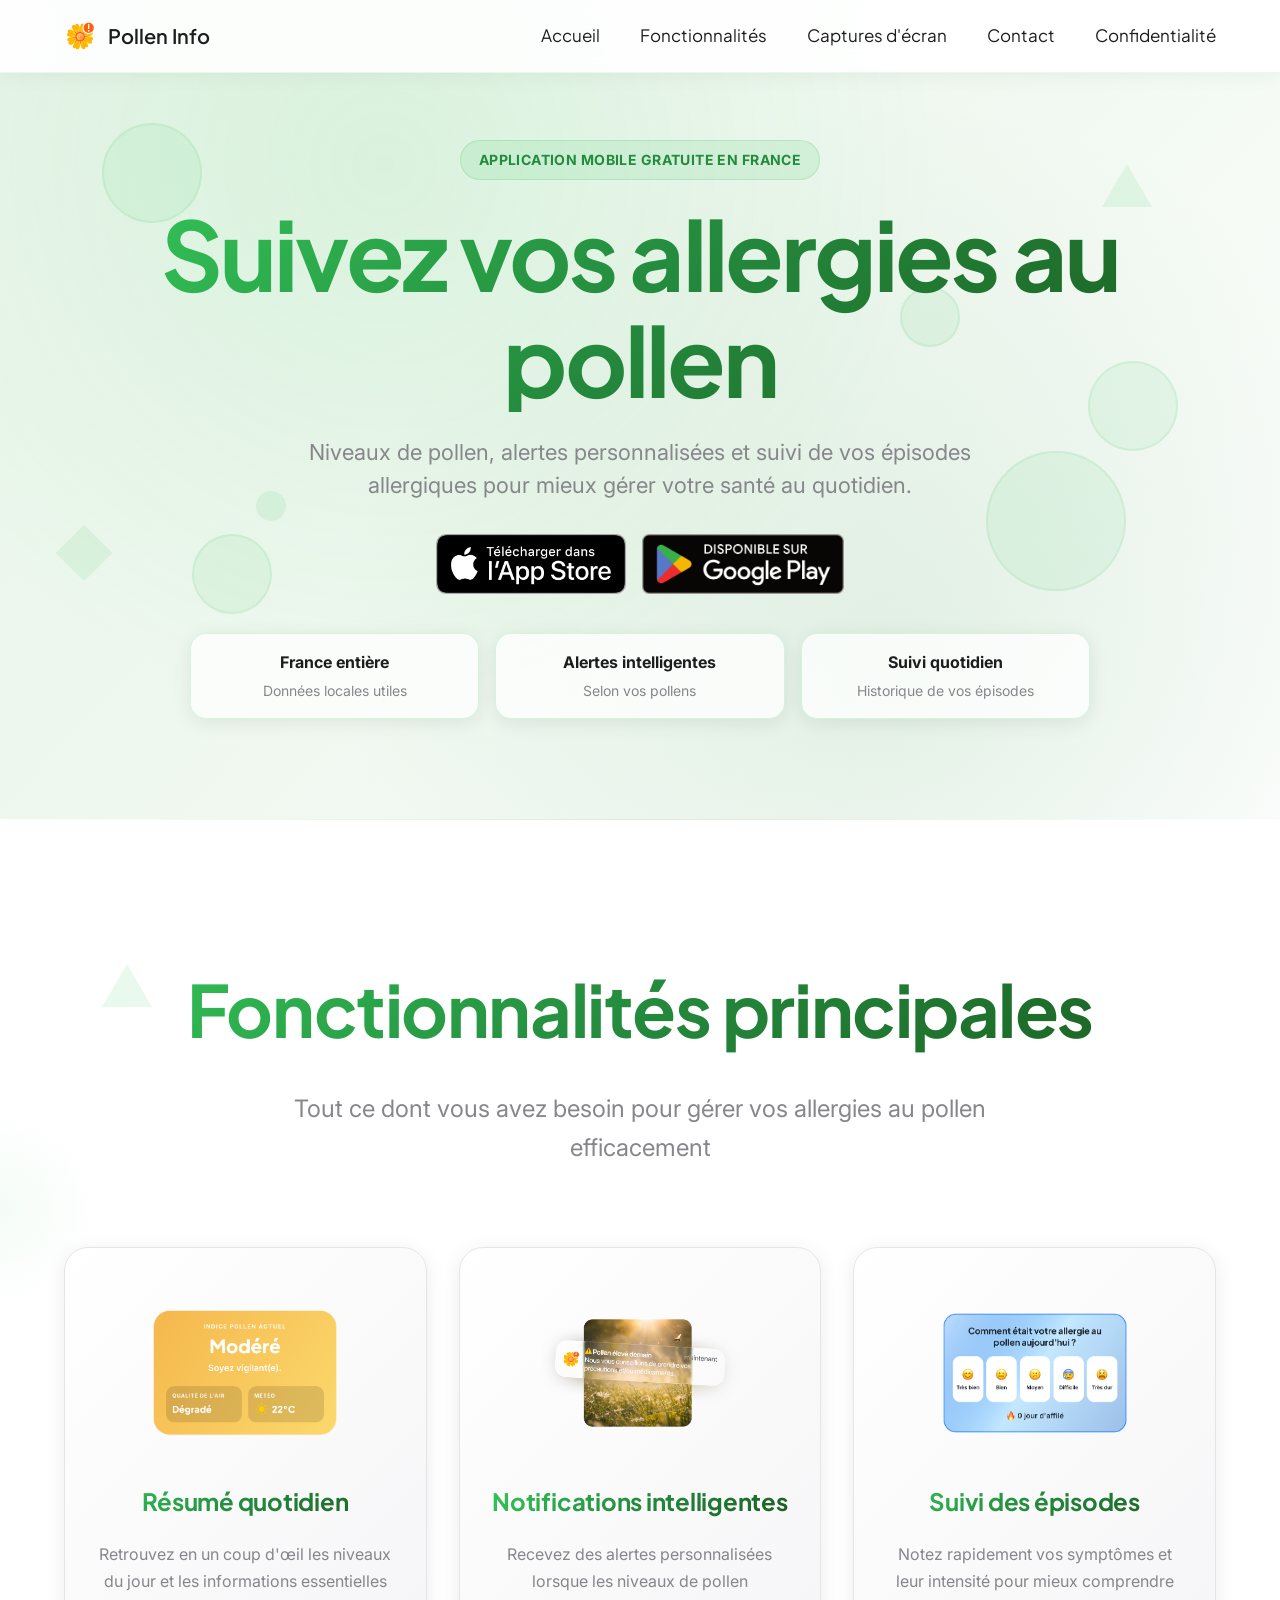
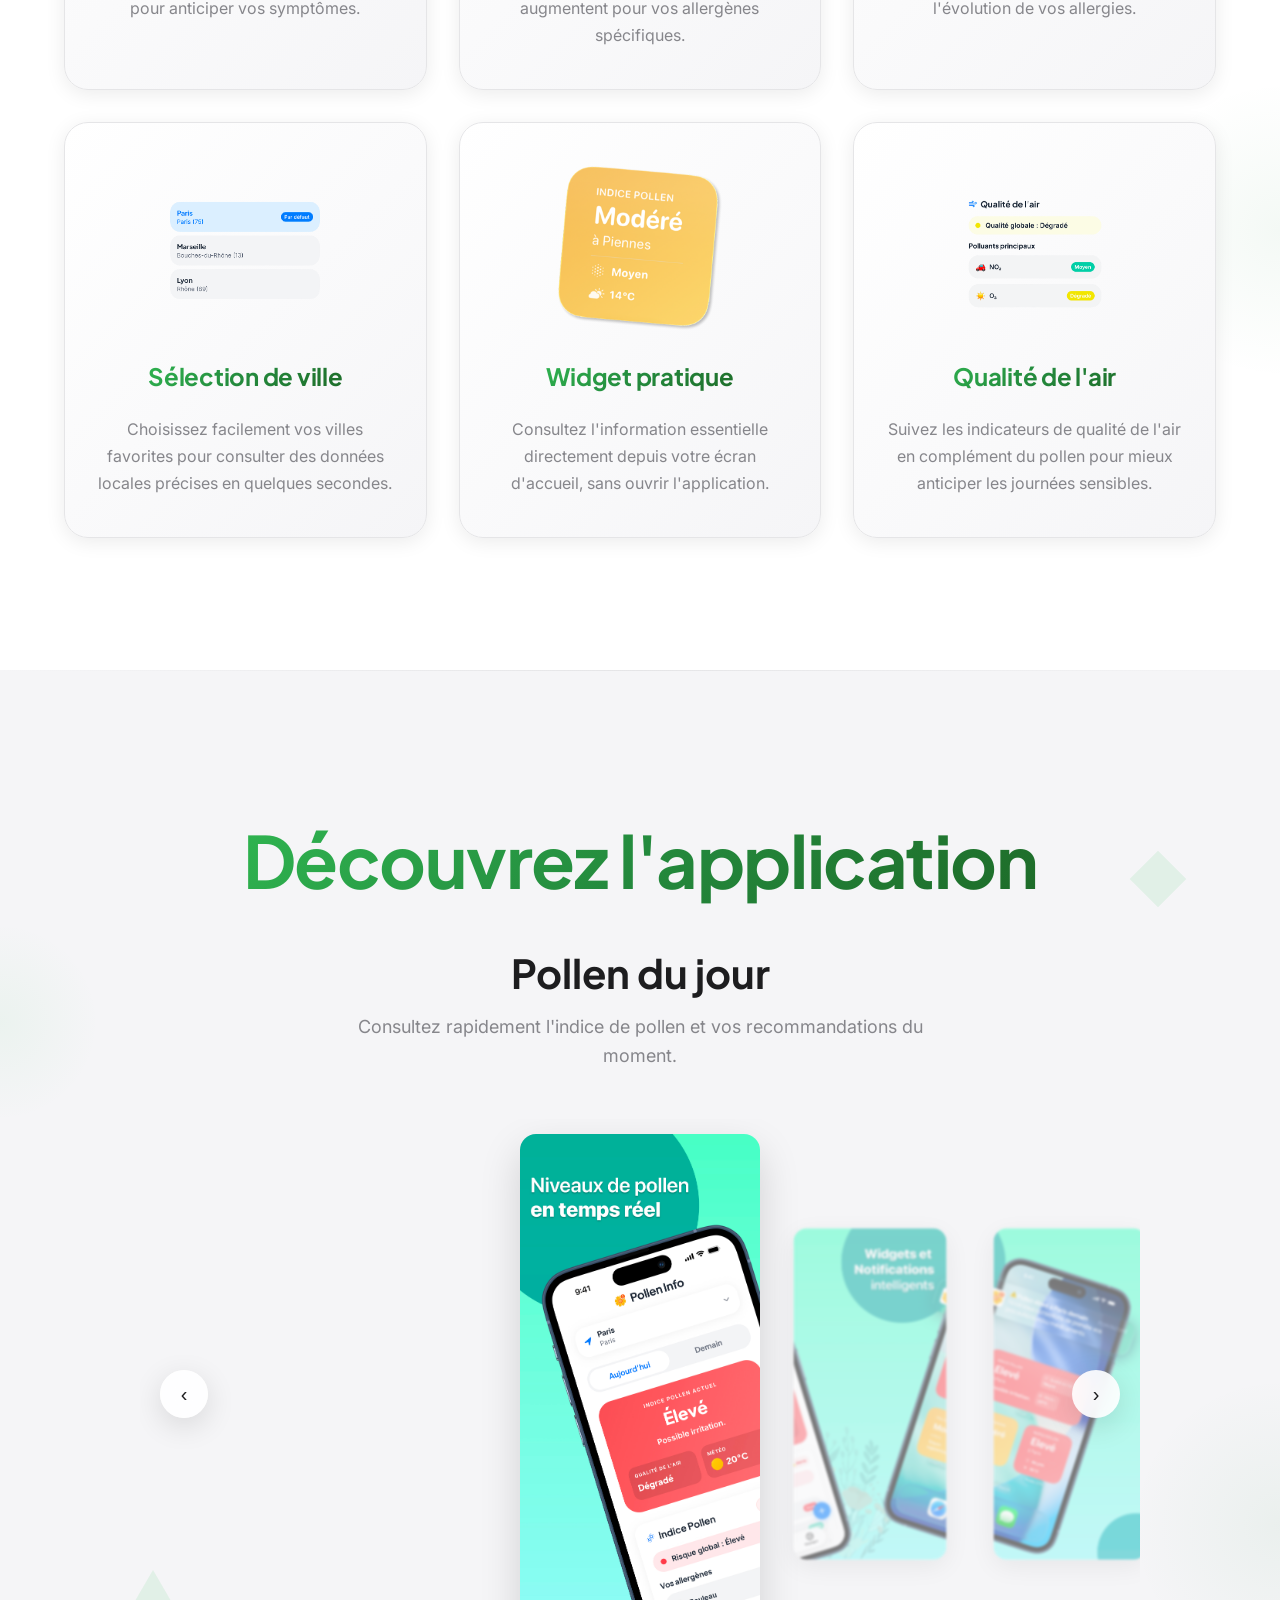
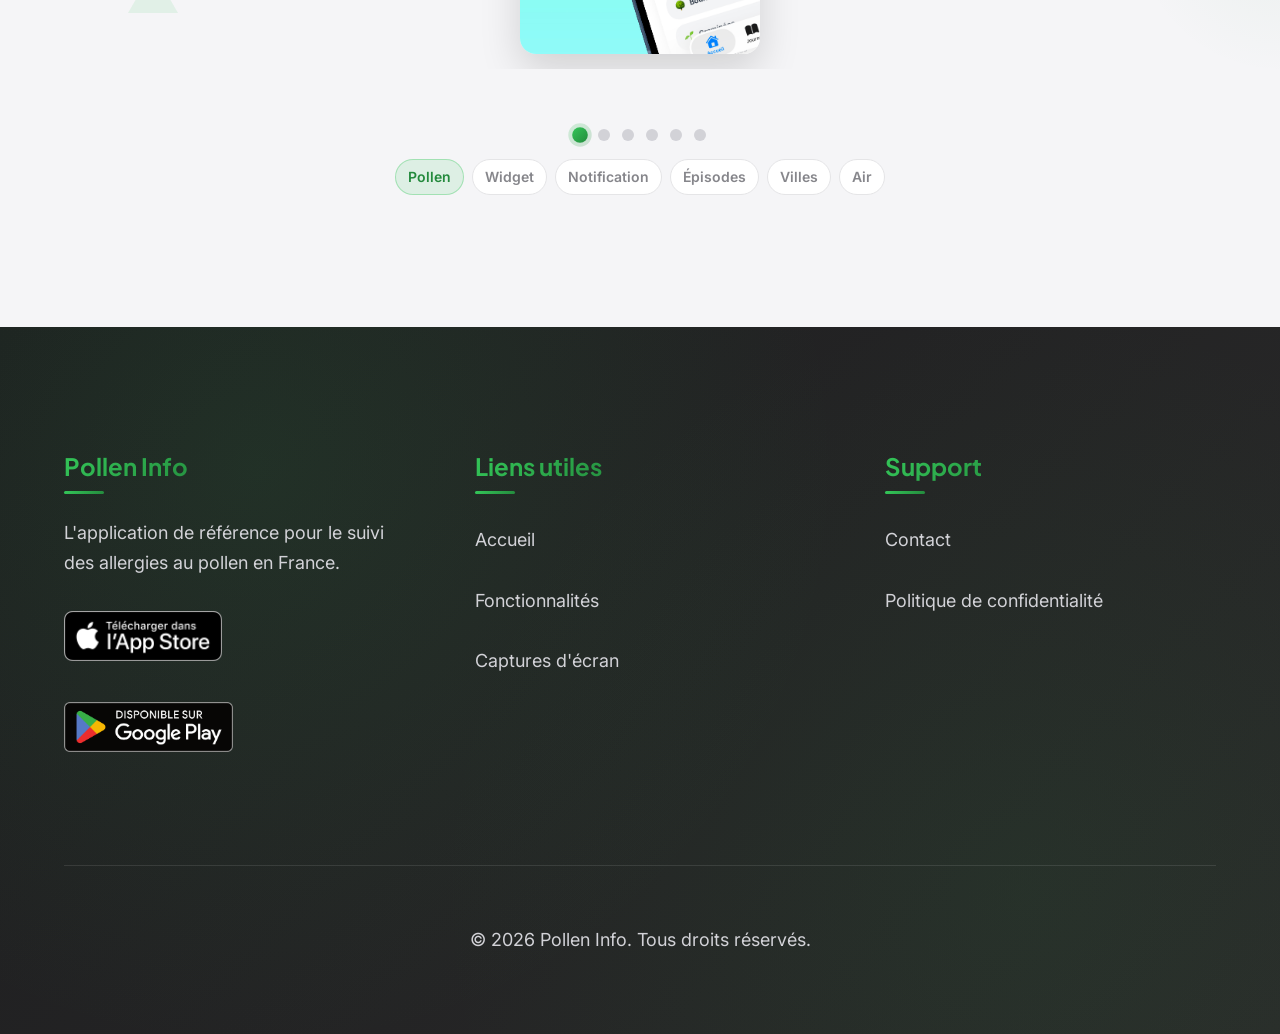
<file: index.html>
<!DOCTYPE html>
<html lang="fr">
<head>
    <meta charset="UTF-8">
    <meta name="viewport" content="width=device-width, initial-scale=1.0">
    <title>Pollen Info - Suivez vos allergies en France</title>
    <meta name="description" content="Application de suivi du pollen pour la France. Vérifiez les niveaux de pollen, recevez des notifications et suivez vos épisodes allergiques.">
    <link rel="icon" type="image/png" href="images/favicon.png">
    <link rel="stylesheet" href="style.css?v=20260424">
</head>
<body>
    <!-- Navigation -->
    <nav id="navbar">
        <div class="container">
            <a href="#" class="logo">
                <img src="images/icon.png" alt="Pollen Info Logo">
                Pollen Info
            </a>
            <ul class="nav-links">
                <li><a href="#accueil">Accueil</a></li>
                <li><a href="#fonctionnalites">Fonctionnalités</a></li>
                <li><a href="#captures">Captures d'écran</a></li>
                <li><a href="contact.html">Contact</a></li>
                <li><a href="privacy-policy.html">Confidentialité</a></li>
            </ul>
            <button class="mobile-menu-toggle" onclick="toggleMobileMenu()">
                <span></span>
                <span></span>
                <span></span>
            </button>
        </div>
    </nav>

    <!-- Mobile Menu -->
    <div class="mobile-menu" id="mobileMenu">
        <ul>
            <li><a href="#accueil" onclick="toggleMobileMenu()">Accueil</a></li>
            <li><a href="#fonctionnalites" onclick="toggleMobileMenu()">Fonctionnalités</a></li>
            <li><a href="#captures" onclick="toggleMobileMenu()">Captures d'écran</a></li>
            <li><a href="contact.html" onclick="toggleMobileMenu()">Contact</a></li>
            <li><a href="privacy-policy.html" onclick="toggleMobileMenu()">Confidentialité</a></li>
        </ul>
    </div>

    <!-- Hero Section -->
    <section id="accueil" class="hero">
        <div class="floating-elements">
            <div class="floating-circle"></div>
            <div class="floating-circle"></div>
            <div class="floating-circle"></div>
            <div class="floating-circle"></div>
            <div class="floating-circle"></div>
        </div>
        <div class="decorative-shape shape-triangle" style="top: 20%; right: 10%;"></div>
        <div class="decorative-shape shape-square" style="bottom: 30%; left: 5%;"></div>
        <div class="decorative-shape shape-circle-small" style="top: 60%; left: 20%;"></div>
        <div class="container">
            <div class="hero-content">
                <span class="hero-eyebrow">Application mobile gratuite en France</span>
                <h1>Suivez vos allergies au pollen</h1>
                <p>Niveaux de pollen, alertes personnalisées et suivi de vos épisodes allergiques pour mieux gérer votre santé au quotidien.</p>
                <div id="telecharger" class="store-badges">
                    <a href="https://apps.apple.com/app/pollen-info-alerte-conseils/id6753231069" class="app-store-badge" target="_blank">
                        <img src="images/Telecharger dans lapp store.png" alt="Télécharger sur l'App Store" style="height: 60px; width: auto;">
                    </a>
                    <a href="https://play.google.com/store/apps/details?id=com.guillaumemaarek.pollenalert" class="app-store-badge" target="_blank">
                        <img src="images/Telecharger dans le play store.png" alt="Télécharger sur Google Play" style="height: 60px; width: auto;">
                    </a>
                </div>
                <div class="trust-block">
                    <div class="trust-item">
                        <strong>France entière</strong>
                        <span>Données locales utiles</span>
                    </div>
                    <div class="trust-item">
                        <strong>Alertes intelligentes</strong>
                        <span>Selon vos pollens</span>
                    </div>
                    <div class="trust-item">
                        <strong>Suivi quotidien</strong>
                        <span>Historique de vos épisodes</span>
                    </div>
                </div>
            </div>
        </div>
    </section>

    <!-- Features Section -->
    <section id="fonctionnalites" class="features">
        <div class="section-decoration"></div>
        <div class="decorative-shape shape-triangle" style="top: 10%; left: 8%;"></div>
        <div class="decorative-shape shape-circle-small" style="bottom: 20%; right: 12%;"></div>
        <div class="container">
            <h2>Fonctionnalités principales</h2>
            <p class="features-subtitle">Tout ce dont vous avez besoin pour gérer vos allergies au pollen efficacement</p>
            <div class="features-grid">
                <div class="feature-card">
                    <div class="feature-icon">
                        <img src="images/Summary.png" alt="Résumé quotidien" class="feature-snippet">
                    </div>
                    <h3>Résumé quotidien</h3>
                    <p>Retrouvez en un coup d'œil les niveaux du jour et les informations essentielles pour anticiper vos symptômes.</p>
                </div>
                <div class="feature-card">
                    <div class="feature-icon">
                        <img src="images/Notification.png" alt="Notifications intelligentes" class="feature-snippet">
                    </div>
                    <h3>Notifications intelligentes</h3>
                    <p>Recevez des alertes personnalisées lorsque les niveaux de pollen augmentent pour vos allergènes spécifiques.</p>
                </div>
                <div class="feature-card">
                    <div class="feature-icon">
                        <img src="images/Checkin.png" alt="Suivi des épisodes" class="feature-snippet">
                    </div>
                    <h3>Suivi des épisodes</h3>
                    <p>Notez rapidement vos symptômes et leur intensité pour mieux comprendre l'évolution de vos allergies.</p>
                </div>
                <div class="feature-card">
                    <div class="feature-icon">
                        <img src="images/Villes.png" alt="Sélection de ville" class="feature-snippet">
                    </div>
                    <h3>Sélection de ville</h3>
                    <p>Choisissez facilement vos villes favorites pour consulter des données locales précises en quelques secondes.</p>
                </div>
                <div class="feature-card">
                    <div class="feature-icon">
                        <img src="images/Widget.png" alt="Widget iOS" class="feature-snippet">
                    </div>
                    <h3>Widget pratique</h3>
                    <p>Consultez l'information essentielle directement depuis votre écran d'accueil, sans ouvrir l'application.</p>
                </div>
                <div class="feature-card">
                    <div class="feature-icon">
                        <img src="images/Air.png" alt="Qualité de l'air" class="feature-snippet">
                    </div>
                    <h3>Qualité de l'air</h3>
                    <p>Suivez les indicateurs de qualité de l'air en complément du pollen pour mieux anticiper les journées sensibles.</p>
                </div>
            </div>
        </div>
    </section>

    <!-- Screenshots Carousel -->
    <section id="captures" class="screenshots">
        <div class="section-decoration"></div>
        <div class="decorative-shape shape-square" style="top: 15%; right: 8%;"></div>
        <div class="decorative-shape shape-triangle" style="bottom: 25%; left: 10%;"></div>
        <div class="container">
            <h2>Découvrez l'application</h2>
            <div class="screenshot-narrative">
                <h3 id="carouselFeatureTitle">Pollen du jour</h3>
                <p id="carouselFeatureDescription">Consultez rapidement l'indice de pollen et vos recommandations du moment.</p>
            </div>
            
            <div class="carousel-container">
                <div class="carousel-track" id="carouselTrack">
                    <div class="carousel-slide active">
                        <img src="images/App Store Screenshot - Pollen.jpg" alt="Surveillance du pollen">
                    </div>
                    <div class="carousel-slide">
                        <img src="images/App Store Screenshot - Widgets et Notifications - 1.jpg" alt="Widgets et notifications">
                    </div>
                    <div class="carousel-slide">
                        <img src="images/App Store Screenshot - Widgets et Notifications - 2.jpg" alt="Widgets et notifications">
                    </div>
                    <div class="carousel-slide">
                        <img src="images/App Store Screenshot - Episodes.jpg" alt="Journal des épisodes">
                    </div>
                    <div class="carousel-slide">
                        <img src="images/App Store Screenshot - Villes.jpg" alt="Sélection de ville">
                    </div>
                    <div class="carousel-slide">
                        <img src="images/App Store Screenshot - Air.jpg" alt="Qualité de l'air">
                    </div>
                </div>
                
                <button class="carousel-arrow prev" onclick="changeSlide(-1)">‹</button>
                <button class="carousel-arrow next" onclick="changeSlide(1)">›</button>
            </div>
            
            <div class="carousel-nav">
                <button class="carousel-dot active" onclick="currentSlide(1)"></button>
                <button class="carousel-dot" onclick="currentSlide(2)"></button>
                <button class="carousel-dot" onclick="currentSlide(3)"></button>
                <button class="carousel-dot" onclick="currentSlide(4)"></button>
                <button class="carousel-dot" onclick="currentSlide(5)"></button>
                <button class="carousel-dot" onclick="currentSlide(6)"></button>
            </div>
            <div class="carousel-labels">
                <span class="carousel-label active">Pollen</span>
                <span class="carousel-label">Widget</span>
                <span class="carousel-label">Notification</span>
                <span class="carousel-label">Épisodes</span>
                <span class="carousel-label">Villes</span>
                <span class="carousel-label">Air</span>
            </div>
        </div>
    </section>

    <!-- Footer -->
    <footer>
        <div class="container">
            <div class="footer-content">
                <div class="footer-section">
                    <h3>Pollen Info</h3>
                    <p>L'application de référence pour le suivi des allergies au pollen en France.</p>
                    <a href="https://apps.apple.com/app/pollen-info-alerte-conseils/id6753231069" class="app-store-badge" target="_blank">
                        <img src="images/Telecharger dans lapp store.png" alt="Télécharger sur l'App Store" style="height: 50px; width: auto;">
                    </a>
                    <a href="https://play.google.com/store/apps/details?id=com.guillaumemaarek.pollenalert" class="app-store-badge" target="_blank">
                        <img src="images/Telecharger dans le play store.png" alt="Télécharger sur Google Play" style="height: 50px; width: auto;">
                    </a>
                </div>
                <div class="footer-section">
                    <h3>Liens utiles</h3>
                    <a href="#accueil">Accueil</a>
                    <a href="#fonctionnalites">Fonctionnalités</a>
                    <a href="#captures">Captures d'écran</a>
                </div>
                <div class="footer-section">
                    <h3>Support</h3>
                    <a href="contact.html">Contact</a>
                    <a href="privacy-policy.html">Politique de confidentialité</a>
                </div>
            </div>
            <div class="footer-bottom">
                <p>© 2026 Pollen Info. Tous droits réservés.</p>
            </div>
        </div>
    </footer>

    <script>
        // Mobile menu functionality
        function toggleMobileMenu() {
            console.log('toggleMobileMenu called'); // Debug log
            const mobileMenu = document.getElementById('mobileMenu');
            const toggle = document.querySelector('.mobile-menu-toggle');
            
            console.log('mobileMenu:', mobileMenu); // Debug log
            console.log('toggle:', toggle); // Debug log
            
            if (mobileMenu && toggle) {
                mobileMenu.classList.toggle('active');
                toggle.classList.toggle('active');
                console.log('Menu toggled, active class:', mobileMenu.classList.contains('active')); // Debug log
            } else {
                console.log('Elements not found!'); // Debug log
            }
        }

        // Close mobile menu when clicking outside
        document.addEventListener('click', function(event) {
            const mobileMenu = document.getElementById('mobileMenu');
            const toggle = document.querySelector('.mobile-menu-toggle');
            
            if (mobileMenu && toggle && !mobileMenu.contains(event.target) && !toggle.contains(event.target)) {
                mobileMenu.classList.remove('active');
                toggle.classList.remove('active');
            }
        });

        // Carousel functionality with infinite loop
        let currentSlideIndex = 0;
        const slides = document.querySelectorAll('.carousel-slide');
        const dots = document.querySelectorAll('.carousel-dot');
        const labels = document.querySelectorAll('.carousel-label');
        const featureTitle = document.getElementById('carouselFeatureTitle');
        const featureDescription = document.getElementById('carouselFeatureDescription');
        const track = document.getElementById('carouselTrack');
        let isTransitioning = false;
        const screenshotNarrative = [
            {
                title: 'Pollen du jour',
                description: "Consultez rapidement l'indice de pollen et vos recommandations du moment."
            },
            {
                title: 'Widget - accès instantané',
                description: 'Affichez vos infos clés directement depuis votre écran d’accueil.'
            },
            {
                title: 'Notification',
                description: 'Recevez des alertes personnalisées dès que le niveau de pollen augmente dans votre zone.'
            },
            {
                title: 'Journal des épisodes',
                description: 'Suivez vos symptômes dans le temps et identifiez vos tendances.'
            },
            {
                title: 'Choix de votre ville',
                description: 'Sélectionnez facilement votre zone pour des données locales pertinentes.'
            },
            {
                title: "Qualité de l'air",
                description: "Combinez pollen et qualité de l'air pour anticiper les journées sensibles."
            }
        ];

        function updateCarousel() {
            // Update slide classes
            slides.forEach((slide, index) => {
                slide.classList.toggle('active', index === currentSlideIndex);
            });
            
            // Update dots
            dots.forEach((dot, index) => {
                dot.classList.toggle('active', index === currentSlideIndex);
            });
            
            // Update labels and narrative
            labels.forEach((label, index) => {
                label.classList.toggle('active', index === currentSlideIndex);
            });
            if (featureTitle && featureDescription) {
                featureTitle.textContent = screenshotNarrative[currentSlideIndex].title;
                featureDescription.textContent = screenshotNarrative[currentSlideIndex].description;
            }

            // Calculate transform to center the active slide properly
            const container = document.querySelector('.carousel-container');
            const containerRect = container.getBoundingClientRect();
            const containerWidth = containerRect.width;
            const containerPadding = window.innerWidth <= 768 ? 120 : 160; // Mobile vs desktop padding
            const availableWidth = containerWidth - containerPadding;
            
            const slideWidth = window.innerWidth <= 768 ? 120 : 180; // Mobile vs desktop slide width
            const gap = 20;
            const activeSlideWidth = window.innerWidth <= 768 ? 160 : 240; // Mobile vs desktop active width
            
            // Calculate the center position
            const centerPosition = availableWidth / 2;
            
            // Calculate how much we need to move the track to center the active slide
            const activeSlidePosition = (currentSlideIndex * (slideWidth + gap)) + (activeSlideWidth / 2);
            const translateX = centerPosition - activeSlidePosition;
            
            track.style.transform = `translateX(${translateX}px)`;
        }

        function changeSlide(direction) {
            if (isTransitioning) return;
            
            isTransitioning = true;
            currentSlideIndex += direction;
            
            // Handle infinite loop
            if (currentSlideIndex >= slides.length) {
                currentSlideIndex = 0;
            }
            if (currentSlideIndex < 0) {
                currentSlideIndex = slides.length - 1;
            }
            
            updateCarousel();
            
            // Reset transition flag after animation completes
            setTimeout(() => {
                isTransitioning = false;
            }, 800); // Match the CSS transition duration
        }

        function currentSlide(index) {
            if (isTransitioning) return;
            
            isTransitioning = true;
            currentSlideIndex = index - 1;
            updateCarousel();
            
            setTimeout(() => {
                isTransitioning = false;
            }, 800);
        }

        // Initialize carousel on page load
        document.addEventListener('DOMContentLoaded', function() {
            updateCarousel();
            
            // Auto-play carousel with infinite loop
            setInterval(() => {
                changeSlide(1);
            }, 4000);
        });

        // Recalculate carousel positioning on window resize
        window.addEventListener('resize', function() {
            updateCarousel();
        });

        // Navbar scroll effect
        window.addEventListener('scroll', () => {
            const navbar = document.getElementById('navbar');
            if (window.scrollY > 50) {
                navbar.classList.add('scrolled');
            } else {
                navbar.classList.remove('scrolled');
            }
        });

        // Smooth scrolling for navigation links
        document.querySelectorAll('a[href^="#"]').forEach(anchor => {
            anchor.addEventListener('click', function (e) {
                e.preventDefault();
                const target = document.querySelector(this.getAttribute('href'));
                if (target) {
                    target.scrollIntoView({
                        behavior: 'smooth',
                        block: 'start'
                    });
                }
            });
        });

        // Initialize carousel
        updateCarousel();
    </script>
</body>
</html>
</file>
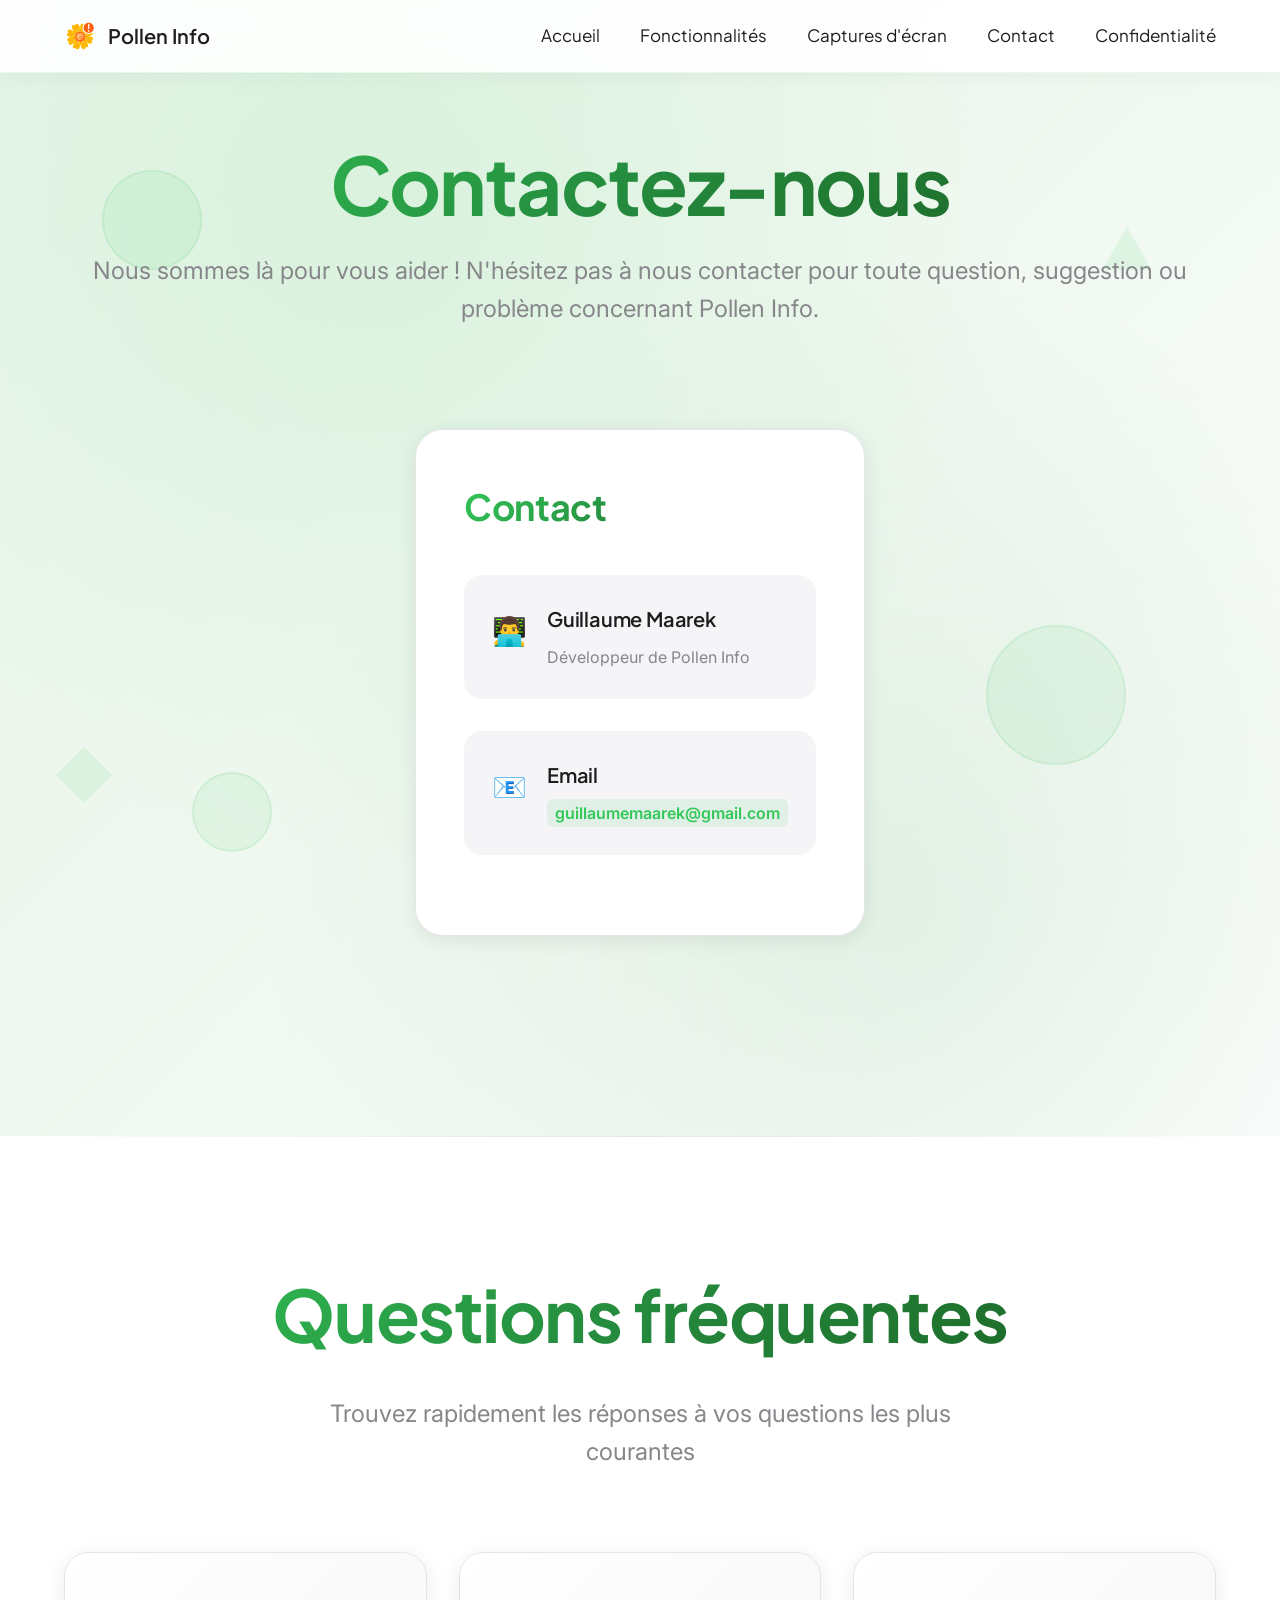
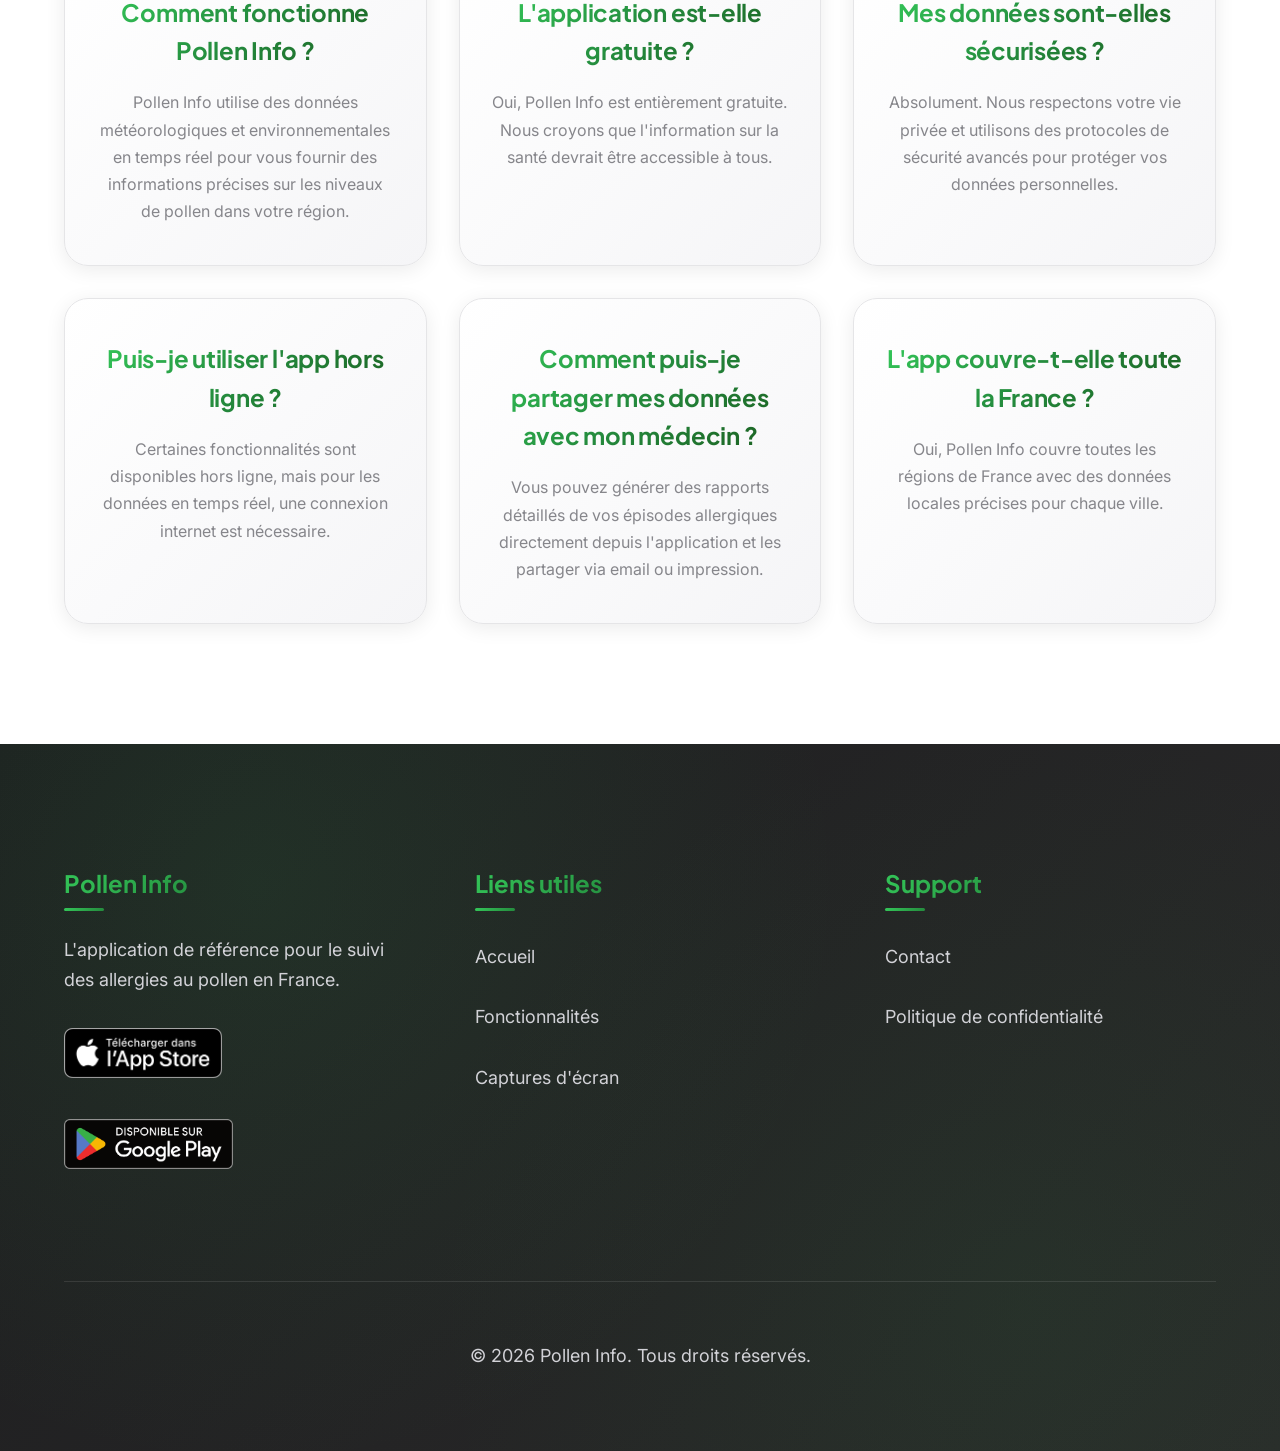
<file: contact.html>
<!DOCTYPE html>
<html lang="fr">
<head>
    <meta charset="UTF-8">
    <meta name="viewport" content="width=device-width, initial-scale=1.0">
    <title>Contact - Pollen Info</title>
    <meta name="description" content="Contactez l'équipe Pollen Info pour toute question ou suggestion concernant notre application de suivi du pollen.">
    <link rel="icon" type="image/png" href="images/favicon.png">
    <link rel="stylesheet" href="style.css?v=20260424">
</head>
<body>
    <!-- Navigation -->
    <nav id="navbar">
        <div class="container">
            <a href="index.html" class="logo">
                <img src="images/icon.png" alt="Pollen Info Logo">
                Pollen Info
            </a>
            <ul class="nav-links">
                <li><a href="index.html">Accueil</a></li>
                <li><a href="index.html#fonctionnalites">Fonctionnalités</a></li>
                <li><a href="index.html#captures">Captures d'écran</a></li>
                <li><a href="contact.html">Contact</a></li>
                <li><a href="privacy-policy.html">Confidentialité</a></li>
            </ul>
            <button class="mobile-menu-toggle" onclick="toggleMobileMenu()">
                <span></span>
                <span></span>
                <span></span>
            </button>
        </div>
    </nav>

    <!-- Mobile Menu -->
    <div class="mobile-menu" id="mobileMenu">
        <ul>
            <li><a href="index.html" onclick="toggleMobileMenu()">Accueil</a></li>
            <li><a href="index.html#fonctionnalites" onclick="toggleMobileMenu()">Fonctionnalités</a></li>
            <li><a href="index.html#captures" onclick="toggleMobileMenu()">Captures d'écran</a></li>
            <li><a href="contact.html" onclick="toggleMobileMenu()">Contact</a></li>
            <li><a href="privacy-policy.html" onclick="toggleMobileMenu()">Confidentialité</a></li>
        </ul>
    </div>

    <!-- Main Content -->
    <main class="main-content">
        <div class="floating-elements">
            <div class="floating-circle"></div>
            <div class="floating-circle"></div>
            <div class="floating-circle"></div>
        </div>
        <div class="decorative-shape shape-triangle" style="top: 20%; right: 10%;"></div>
        <div class="decorative-shape shape-square" style="bottom: 30%; left: 5%;"></div>
        <div class="container">
            <div class="page-header">
                <h1>Contactez-nous</h1>
                <p>Nous sommes là pour vous aider ! N'hésitez pas à nous contacter pour toute question, suggestion ou problème concernant Pollen Info.</p>
            </div>

            <div class="contact-content">
                <div class="contact-info">
                    <h2>Contact</h2>
                    
                    <div class="contact-item">
                        <div class="icon">👨‍💻</div>
                        <div class="content">
                            <h3>Guillaume Maarek</h3>
                            <p>Développeur de Pollen Info</p>
                        </div>
                    </div>

                    <div class="contact-item">
                        <div class="icon">📧</div>
                        <div class="content">
                            <h3>Email</h3>
                            <p><a href="mailto:guillaumemaarek@gmail.com">guillaumemaarek@gmail.com</a></p>
                        </div>
                    </div>
                </div>
            </div>
        </div>
    </main>

    <!-- FAQ Section -->
    <section class="faq-section">
        <div class="container">
            <h2>Questions fréquentes</h2>
            <p class="faq-subtitle">Trouvez rapidement les réponses à vos questions les plus courantes</p>
            <div class="faq-grid">
                <div class="faq-item">
                    <h3>Comment fonctionne Pollen Info ?</h3>
                    <p>Pollen Info utilise des données météorologiques et environnementales en temps réel pour vous fournir des informations précises sur les niveaux de pollen dans votre région.</p>
                </div>

                <div class="faq-item">
                    <h3>L'application est-elle gratuite ?</h3>
                    <p>Oui, Pollen Info est entièrement gratuite. Nous croyons que l'information sur la santé devrait être accessible à tous.</p>
                </div>

                <div class="faq-item">
                    <h3>Mes données sont-elles sécurisées ?</h3>
                    <p>Absolument. Nous respectons votre vie privée et utilisons des protocoles de sécurité avancés pour protéger vos données personnelles.</p>
                </div>

                <div class="faq-item">
                    <h3>Puis-je utiliser l'app hors ligne ?</h3>
                    <p>Certaines fonctionnalités sont disponibles hors ligne, mais pour les données en temps réel, une connexion internet est nécessaire.</p>
                </div>

                <div class="faq-item">
                    <h3>Comment puis-je partager mes données avec mon médecin ?</h3>
                    <p>Vous pouvez générer des rapports détaillés de vos épisodes allergiques directement depuis l'application et les partager via email ou impression.</p>
                </div>

                <div class="faq-item">
                    <h3>L'app couvre-t-elle toute la France ?</h3>
                    <p>Oui, Pollen Info couvre toutes les régions de France avec des données locales précises pour chaque ville.</p>
                </div>
            </div>
        </div>
    </section>

    <!-- Footer -->
    <footer>
        <div class="container">
            <div class="footer-content">
                <div class="footer-section">
                    <h3>Pollen Info</h3>
                    <p>L'application de référence pour le suivi des allergies au pollen en France.</p>
                    <a href="https://apps.apple.com/app/pollen-info-alerte-conseils/id6753231069" class="app-store-badge" target="_blank">
                        <img src="images/Telecharger dans lapp store.png" alt="Télécharger sur l'App Store" style="height: 50px; width: auto;">
                    </a>
                    <a href="https://play.google.com/store/apps/details?id=com.guillaumemaarek.pollenalert" class="app-store-badge" target="_blank">
                        <img src="images/Telecharger dans le play store.png" alt="Télécharger sur Google Play" style="height: 50px; width: auto;">
                    </a>
                </div>
                <div class="footer-section">
                    <h3>Liens utiles</h3>
                    <a href="index.html">Accueil</a>
                    <a href="index.html#fonctionnalites">Fonctionnalités</a>
                    <a href="index.html#captures">Captures d'écran</a>
                </div>
                <div class="footer-section">
                    <h3>Support</h3>
                    <a href="contact.html">Contact</a>
                    <a href="privacy-policy.html">Politique de confidentialité</a>
                </div>
            </div>
            <div class="footer-bottom">
                <p>© 2026 Pollen Info. Tous droits réservés.</p>
            </div>
        </div>
    </footer>

    <script>
        // Mobile menu functionality
        function toggleMobileMenu() {
            console.log('toggleMobileMenu called'); // Debug log
            const mobileMenu = document.getElementById('mobileMenu');
            const toggle = document.querySelector('.mobile-menu-toggle');
            
            console.log('mobileMenu:', mobileMenu); // Debug log
            console.log('toggle:', toggle); // Debug log
            
            if (mobileMenu && toggle) {
                mobileMenu.classList.toggle('active');
                toggle.classList.toggle('active');
                console.log('Menu toggled, active class:', mobileMenu.classList.contains('active')); // Debug log
            } else {
                console.log('Elements not found!'); // Debug log
            }
        }

        // Close mobile menu when clicking outside
        document.addEventListener('click', function(event) {
            const mobileMenu = document.getElementById('mobileMenu');
            const toggle = document.querySelector('.mobile-menu-toggle');
            
            if (mobileMenu && toggle && !mobileMenu.contains(event.target) && !toggle.contains(event.target)) {
                mobileMenu.classList.remove('active');
                toggle.classList.remove('active');
            }
        });

        // Navbar scroll effect
        window.addEventListener('scroll', () => {
            const navbar = document.getElementById('navbar');
            if (window.scrollY > 50) {
                navbar.classList.add('scrolled');
            } else {
                navbar.classList.remove('scrolled');
            }
        });

        // Smooth scrolling for navigation links
        document.querySelectorAll('a[href^="#"]').forEach(anchor => {
            anchor.addEventListener('click', function (e) {
                e.preventDefault();
                const target = document.querySelector(this.getAttribute('href'));
                if (target) {
                    target.scrollIntoView({
                        behavior: 'smooth',
                        block: 'start'
                    });
                }
            });
        });

        // Form animation
        const form = document.querySelector('form');
        if (form) {
            form.addEventListener('submit', function(e) {
                e.preventDefault();
                const submitBtn = document.querySelector('.submit-btn');
                submitBtn.textContent = 'Message envoyé !';
                submitBtn.style.background = 'var(--gradient-primary)';
                setTimeout(() => {
                    submitBtn.textContent = 'Envoyer le message';
                }, 3000);
            });
        }
    </script>
</body>
</html>
</file>
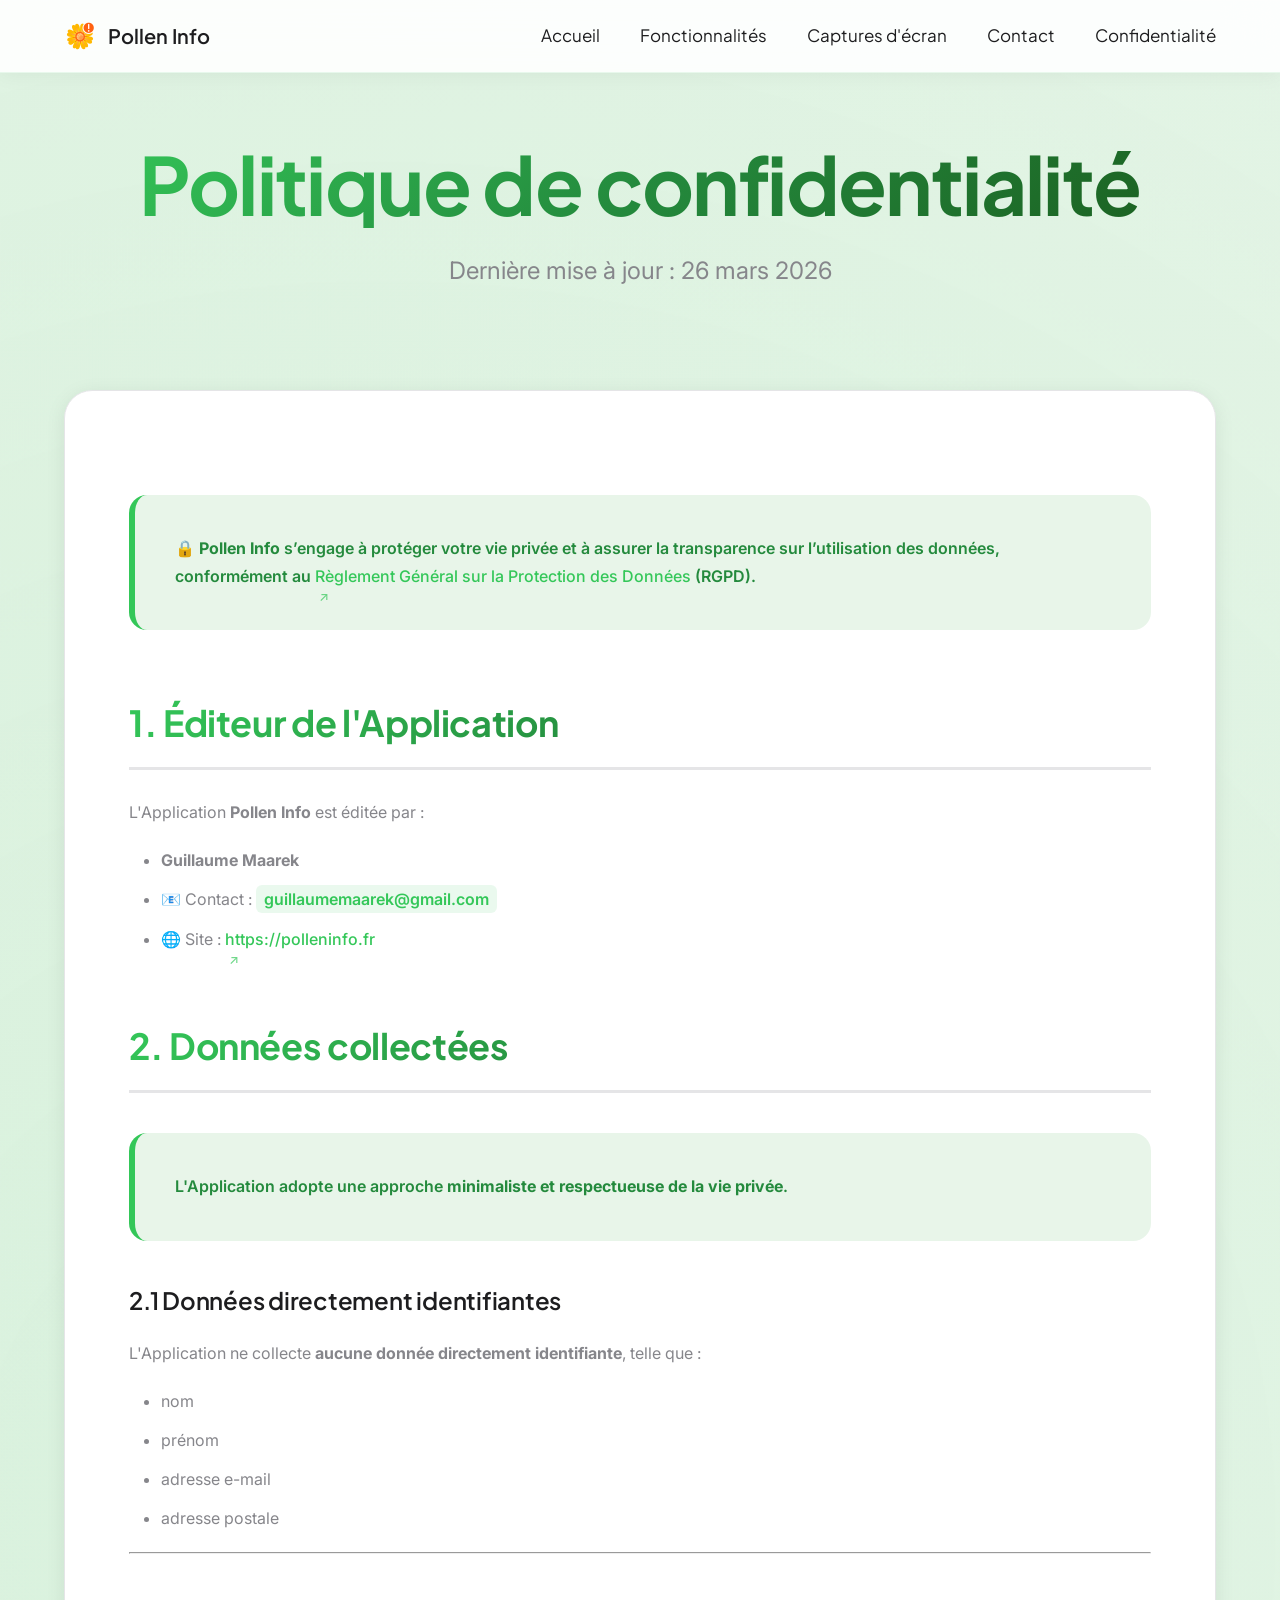
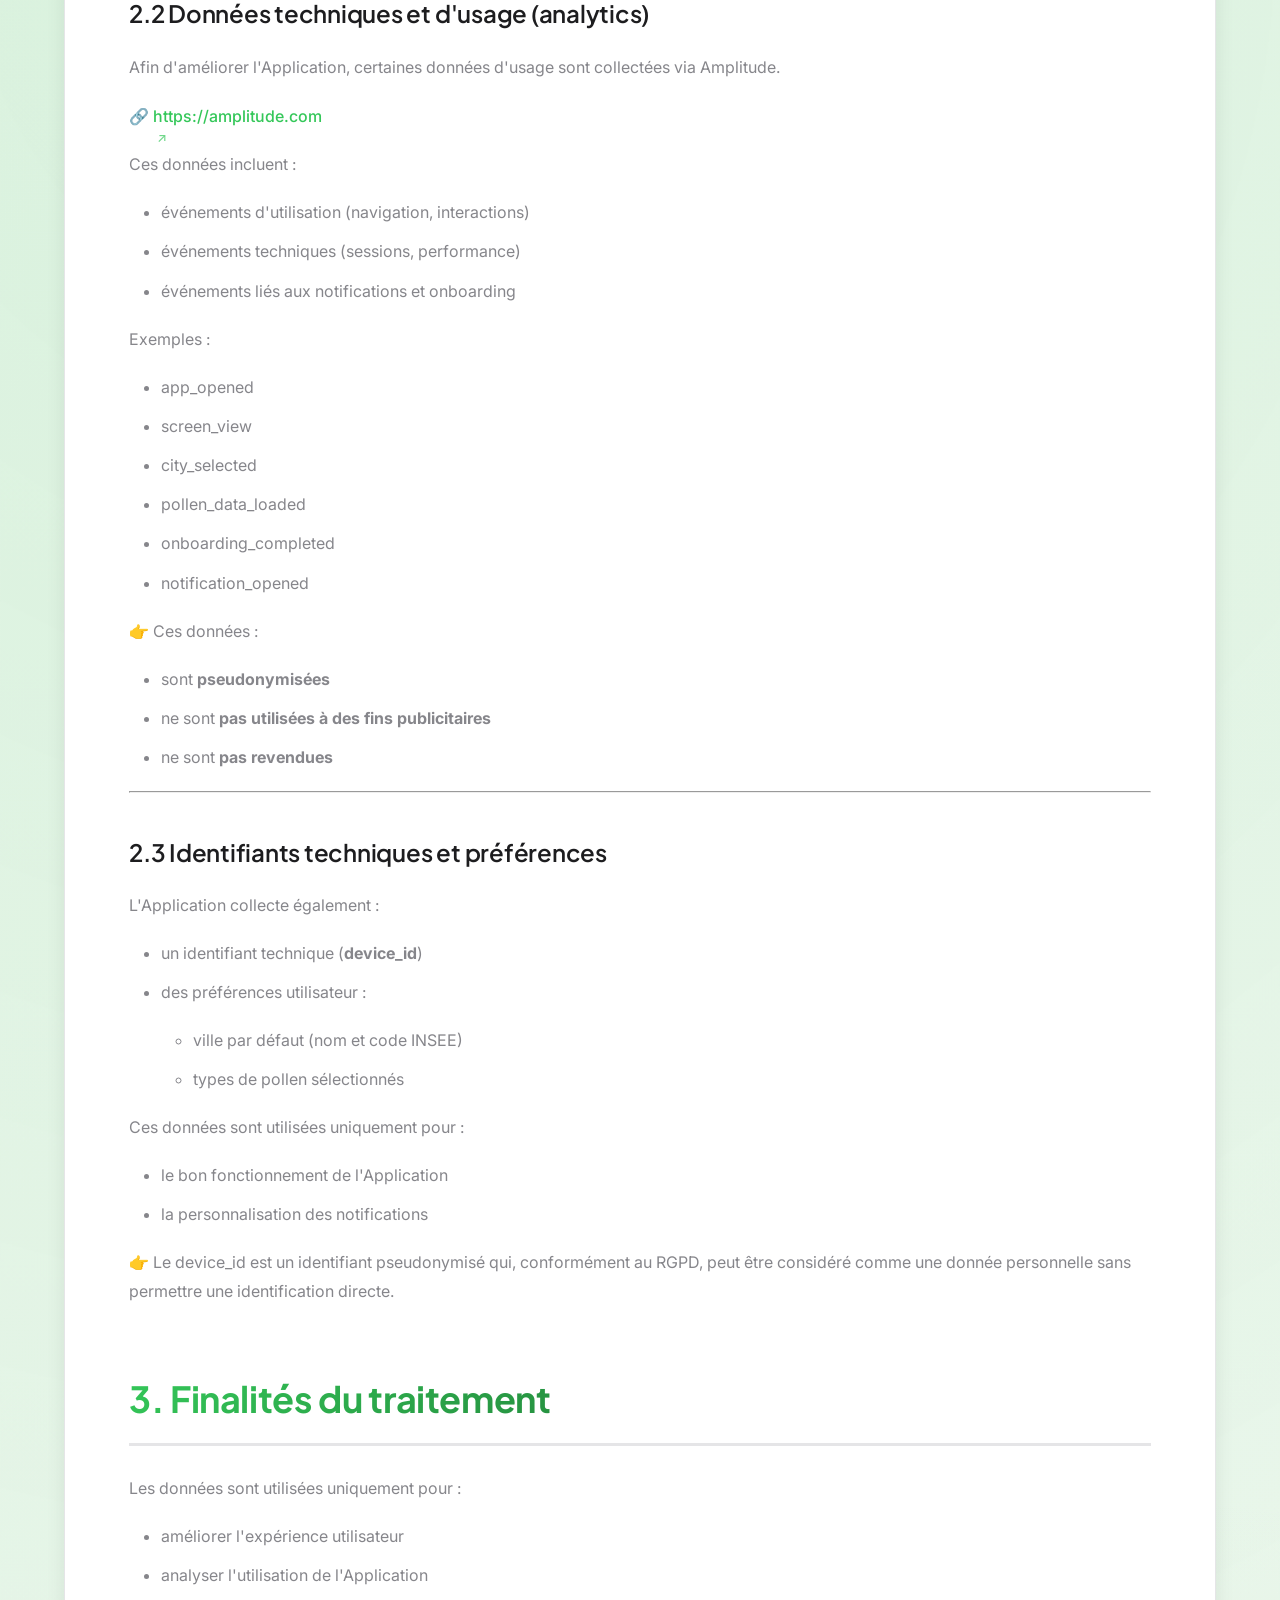
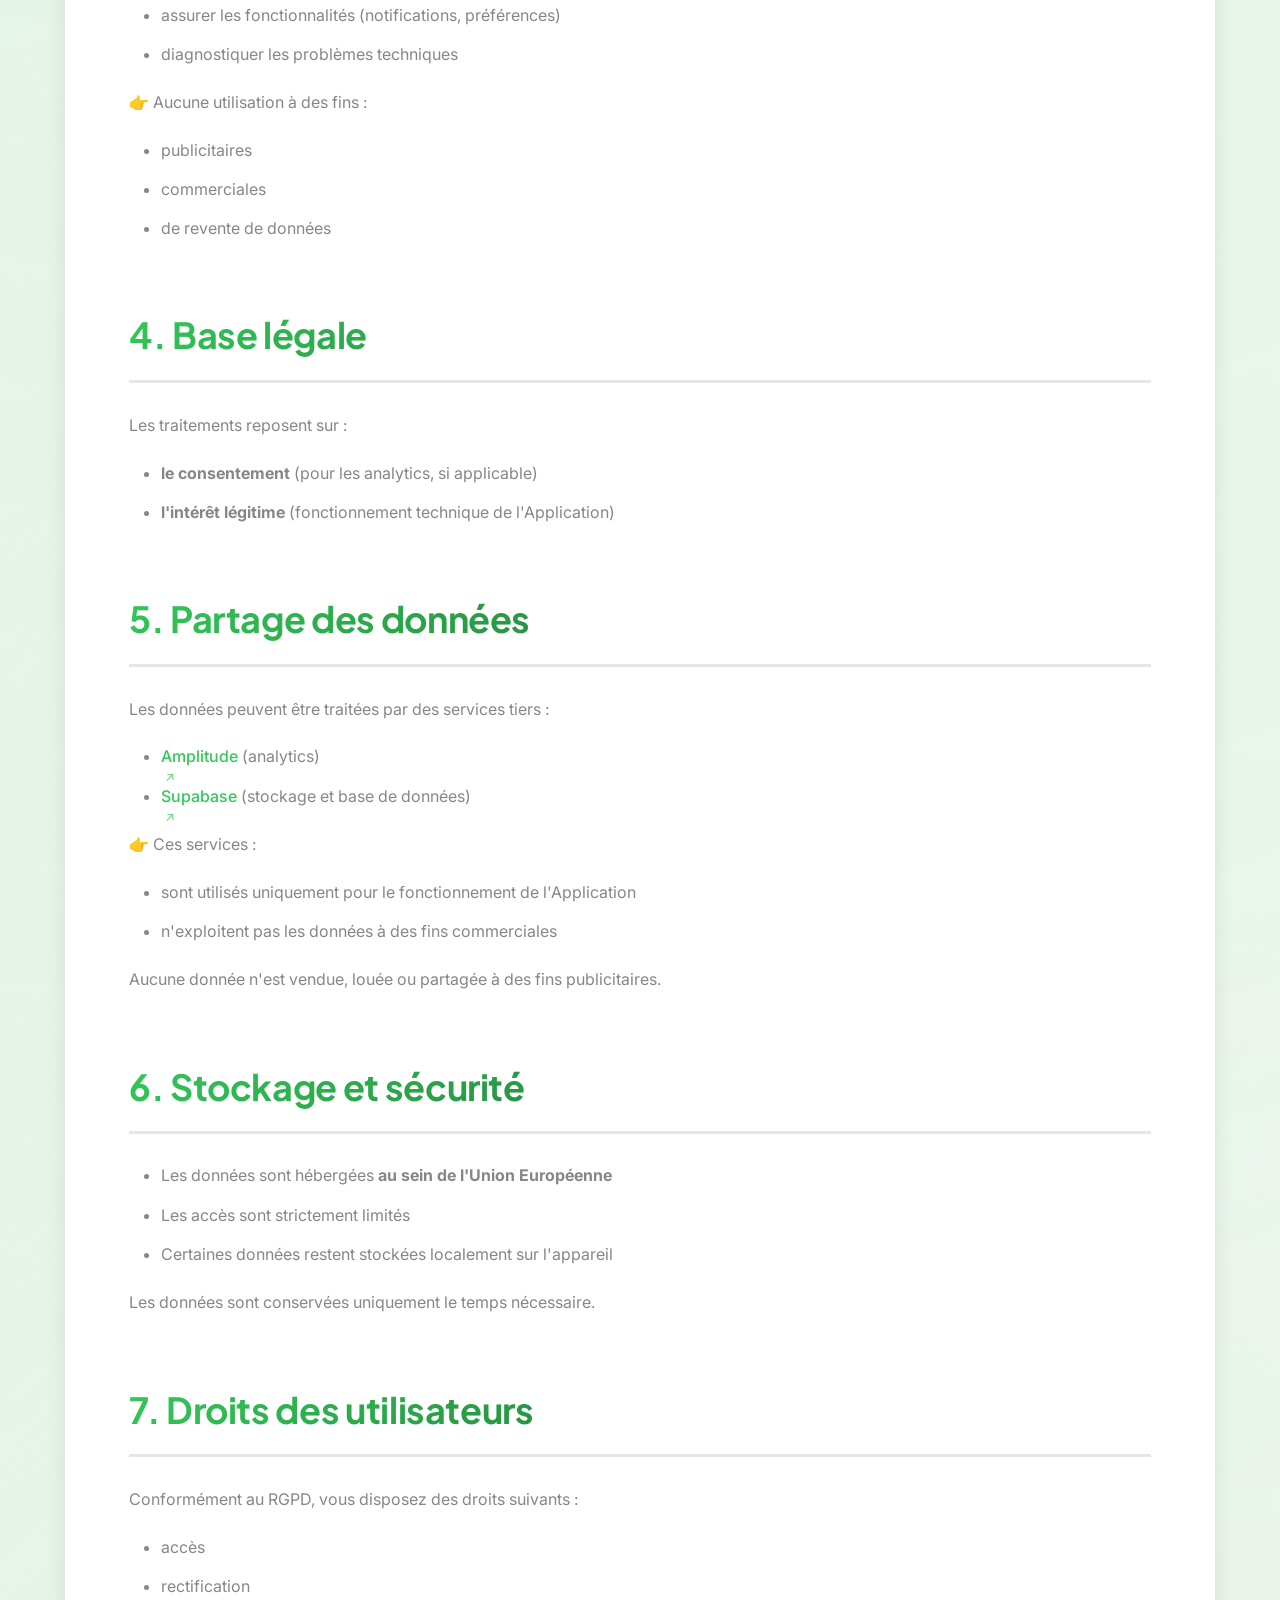
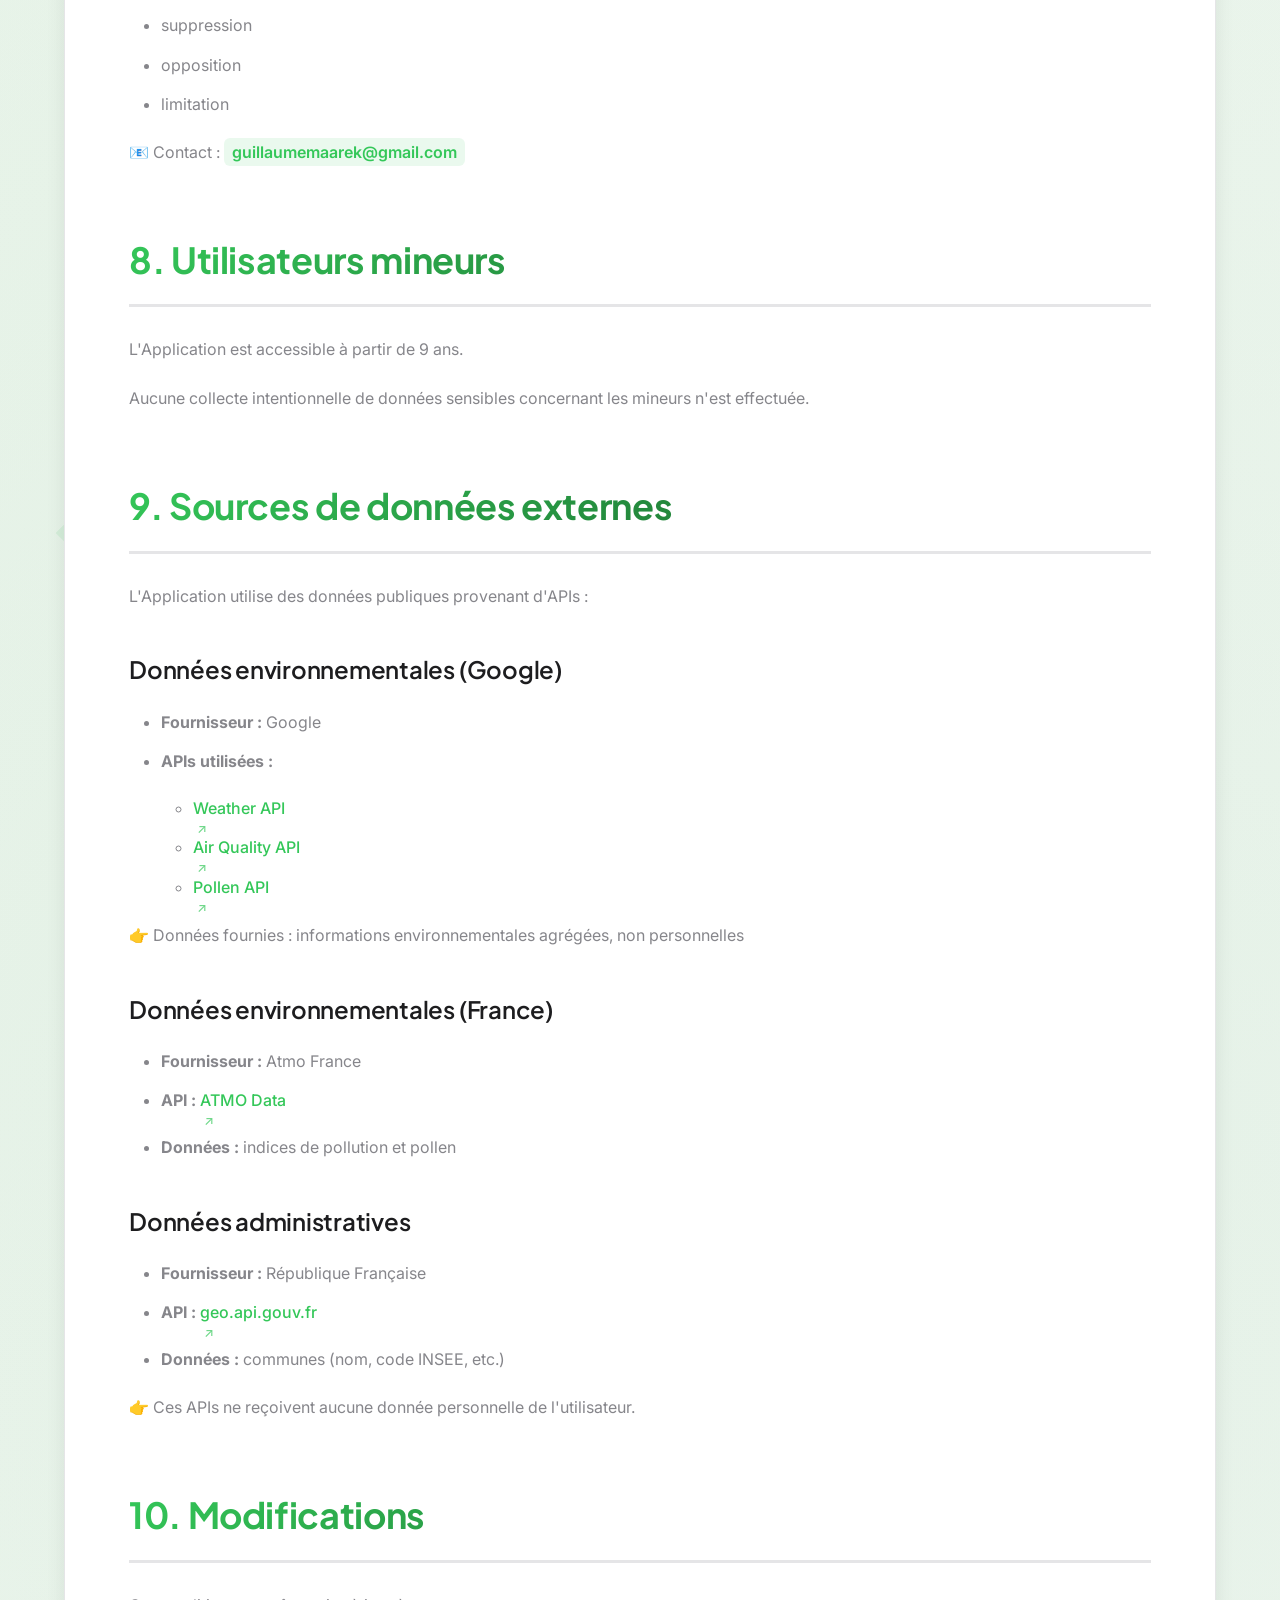
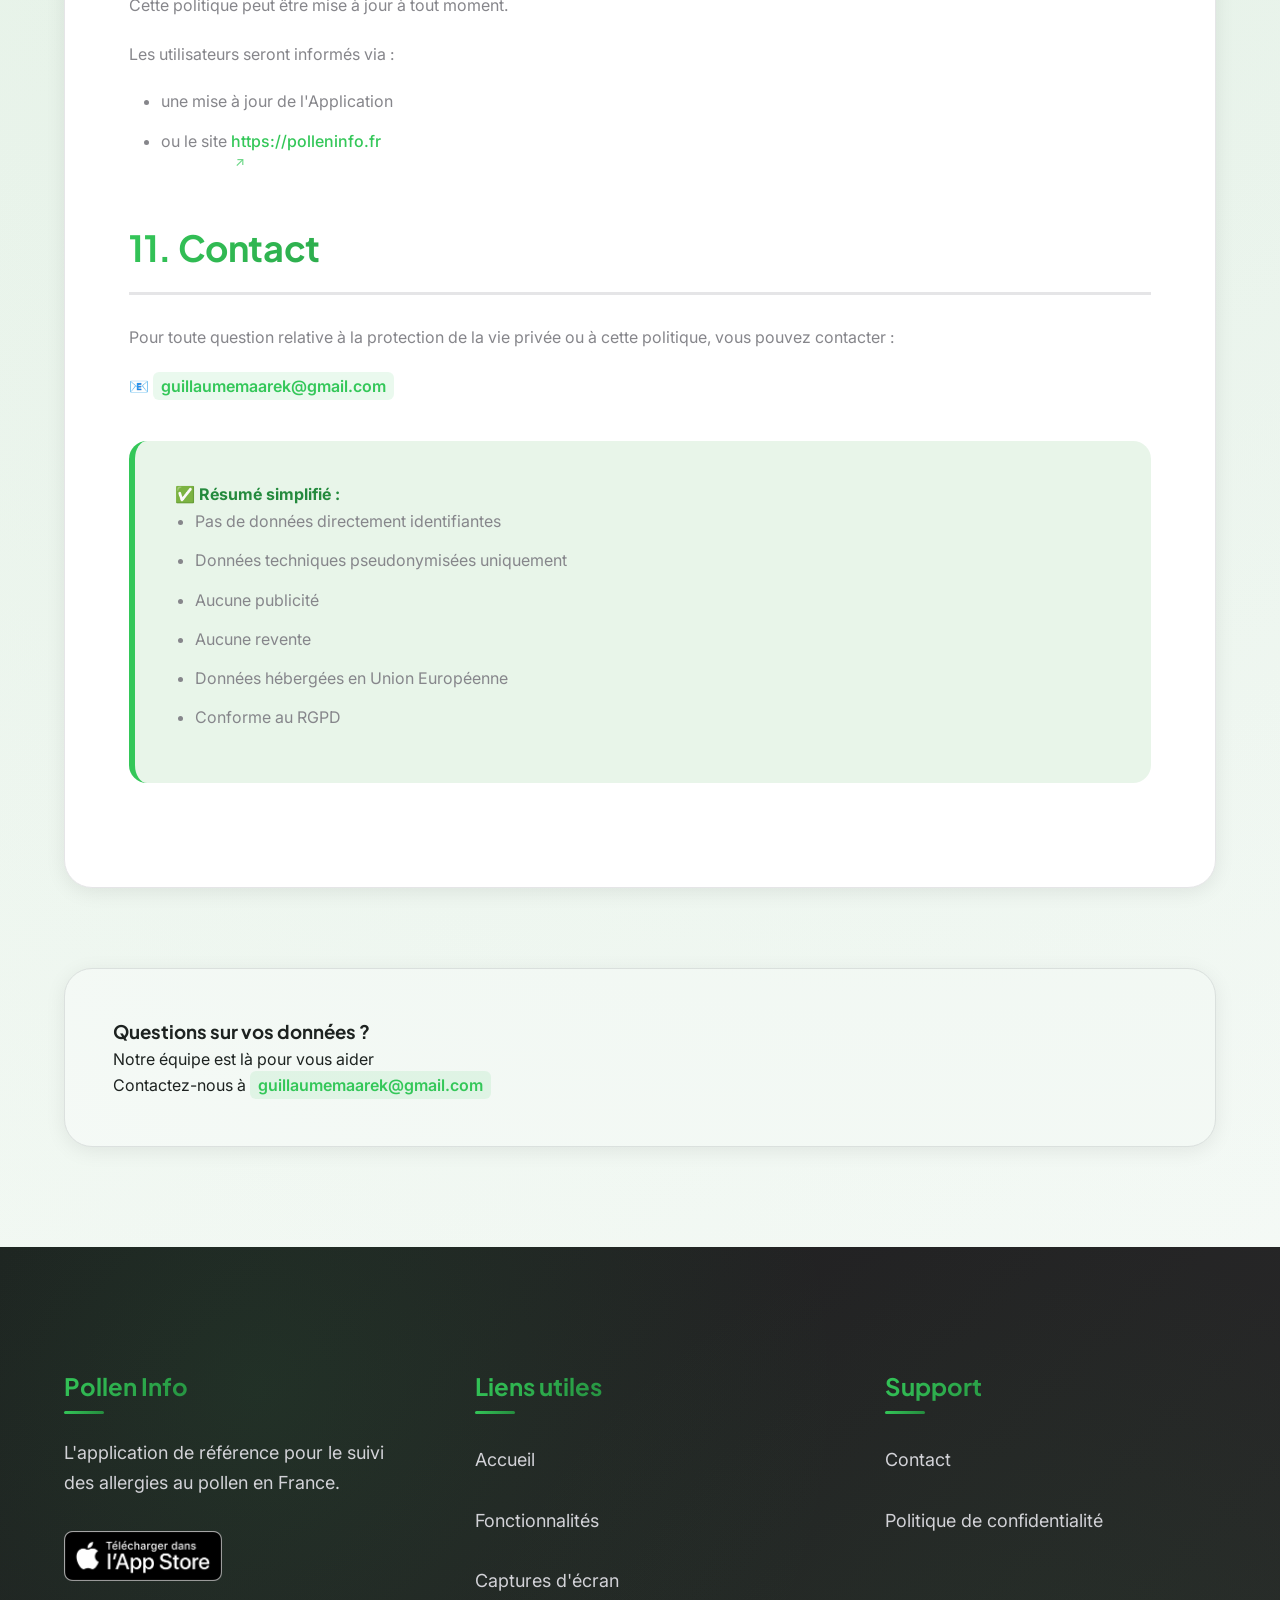
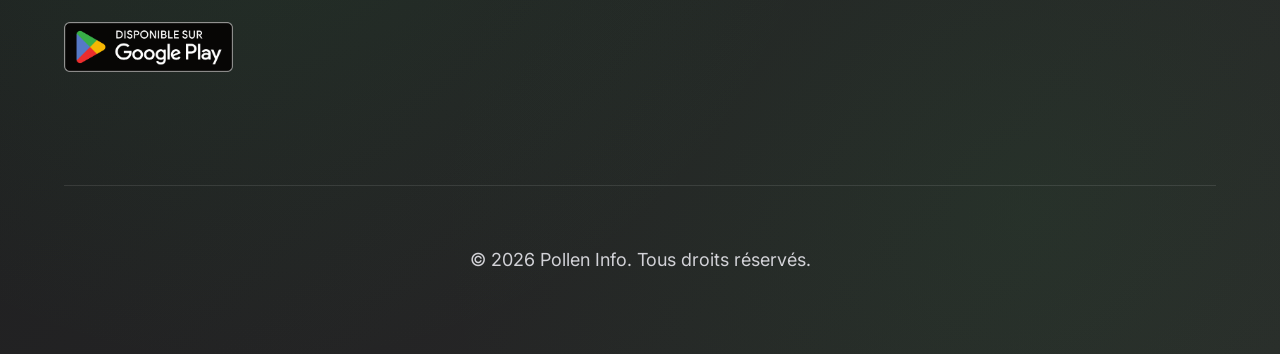
<file: privacy-policy.html>
<!DOCTYPE html>
<html lang="fr">
<head>
    <meta charset="UTF-8">
    <meta name="viewport" content="width=device-width, initial-scale=1.0">
    <title>Politique de confidentialité - Pollen Info</title>
    <meta name="description" content="Politique de confidentialité de Pollen Info - Comment nous protégeons et utilisons vos données personnelles.">
    <link rel="icon" type="image/png" href="images/favicon.png">
    <link rel="stylesheet" href="style.css?v=20260424">
</head>
<body>
    <!-- Navigation -->
    <nav id="navbar">
        <div class="container">
            <a href="index.html" class="logo">
                <img src="images/icon.png" alt="Pollen Info Logo">
                Pollen Info
            </a>
            <ul class="nav-links">
                <li><a href="index.html">Accueil</a></li>
                <li><a href="index.html#fonctionnalites">Fonctionnalités</a></li>
                <li><a href="index.html#captures">Captures d'écran</a></li>
                <li><a href="contact.html">Contact</a></li>
                <li><a href="privacy-policy.html">Confidentialité</a></li>
            </ul>
            <button class="mobile-menu-toggle" onclick="toggleMobileMenu()">
                <span></span>
                <span></span>
                <span></span>
            </button>
        </div>
    </nav>

    <!-- Mobile Menu -->
    <div class="mobile-menu" id="mobileMenu">
        <ul>
            <li><a href="index.html" onclick="toggleMobileMenu()">Accueil</a></li>
            <li><a href="index.html#fonctionnalites" onclick="toggleMobileMenu()">Fonctionnalités</a></li>
            <li><a href="index.html#captures" onclick="toggleMobileMenu()">Captures d'écran</a></li>
            <li><a href="contact.html" onclick="toggleMobileMenu()">Contact</a></li>
            <li><a href="privacy-policy.html" onclick="toggleMobileMenu()">Confidentialité</a></li>
        </ul>
    </div>

    <!-- Main Content -->
    <main class="main-content">
        <div class="floating-elements">
            <div class="floating-circle"></div>
            <div class="floating-circle"></div>
            <div class="floating-circle"></div>
        </div>
        <div class="decorative-shape shape-triangle" style="top: 20%; right: 10%;"></div>
        <div class="decorative-shape shape-square" style="bottom: 30%; left: 5%;"></div>
        <div class="container">
            <div class="page-header">
                <h1>Politique de confidentialité</h1>
                <p>Dernière mise à jour : 26 mars 2026</p>
            </div>

            <div class="privacy-content">
                <div class="highlight-box">
                    <p>🔒 <strong>Pollen Info</strong> s’engage à protéger votre vie privée et à assurer la transparence sur l’utilisation des données, conformément au <a href="https://www.cnil.fr/fr/reglement-europeen-protection-donnees" target="_blank">Règlement Général sur la Protection des Données</a> (RGPD).</p>
                </div>

                <h2>1. Éditeur de l'Application</h2>
                <p>L'Application <strong>Pollen Info</strong> est éditée par :</p>
                <ul>
                    <li><strong>Guillaume Maarek</strong></li>
                    <li>📧 Contact : <a href="mailto:guillaumemaarek@gmail.com">guillaumemaarek@gmail.com</a></li>
                    <li>🌐 Site : <a href="https://polleninfo.fr" target="_blank">https://polleninfo.fr</a></li>
                </ul>

                <h2>2. Données collectées</h2>
                <div class="highlight-box">
                    <p>L'Application adopte une approche <strong>minimaliste et respectueuse de la vie privée</strong>.</p>
                </div>
                <h3>2.1 Données directement identifiantes</h3>
                <p>L'Application ne collecte <strong>aucune donnée directement identifiante</strong>, telle que :</p>
                <ul>
                    <li>nom</li>
                    <li>prénom</li>
                    <li>adresse e-mail</li>
                    <li>adresse postale</li>
                </ul>
                <hr>
                <h3>2.2 Données techniques et d'usage (analytics)</h3>
                <p>Afin d'améliorer l'Application, certaines données d'usage sont collectées via Amplitude.</p>
                <p>🔗 <a href="https://amplitude.com" target="_blank">https://amplitude.com</a></p>
                <p>Ces données incluent :</p>
                <ul>
                    <li>événements d'utilisation (navigation, interactions)</li>
                    <li>événements techniques (sessions, performance)</li>
                    <li>événements liés aux notifications et onboarding</li>
                </ul>
                <p>Exemples :</p>
                <ul>
                    <li>app_opened</li>
                    <li>screen_view</li>
                    <li>city_selected</li>
                    <li>pollen_data_loaded</li>
                    <li>onboarding_completed</li>
                    <li>notification_opened</li>
                </ul>
                <p>👉 Ces données :</p>
                <ul>
                    <li>sont <strong>pseudonymisées</strong></li>
                    <li>ne sont <strong>pas utilisées à des fins publicitaires</strong></li>
                    <li>ne sont <strong>pas revendues</strong></li>
                </ul>
                <hr>
                <h3>2.3 Identifiants techniques et préférences</h3>
                <p>L'Application collecte également :</p>
                <ul>
                    <li>un identifiant technique (<strong>device_id</strong>)</li>
                    <li>des préférences utilisateur :
                        <ul>
                            <li>ville par défaut (nom et code INSEE)</li>
                            <li>types de pollen sélectionnés</li>
                        </ul>
                    </li>
                </ul>
                <p>Ces données sont utilisées uniquement pour :</p>
                <ul>
                    <li>le bon fonctionnement de l'Application</li>
                    <li>la personnalisation des notifications</li>
                </ul>
                <p>👉 Le device_id est un identifiant pseudonymisé qui, conformément au RGPD, peut être considéré comme une donnée personnelle sans permettre une identification directe.</p>

                <h2>3. Finalités du traitement</h2>
                <p>Les données sont utilisées uniquement pour :</p>
                <ul>
                    <li>améliorer l'expérience utilisateur</li>
                    <li>analyser l'utilisation de l'Application</li>
                    <li>assurer les fonctionnalités (notifications, préférences)</li>
                    <li>diagnostiquer les problèmes techniques</li>
                </ul>
                <p>👉 Aucune utilisation à des fins :</p>
                <ul>
                    <li>publicitaires</li>
                    <li>commerciales</li>
                    <li>de revente de données</li>
                </ul>
                <h2>4. Base légale</h2>
                <p>Les traitements reposent sur :</p>
                <ul>
                    <li><strong>le consentement</strong> (pour les analytics, si applicable)</li>
                    <li><strong>l'intérêt légitime</strong> (fonctionnement technique de l'Application)</li>
                </ul>

                <h2>5. Partage des données</h2>
                <p>Les données peuvent être traitées par des services tiers :</p>
                <ul>
                    <li><a href="https://amplitude.com" target="_blank">Amplitude</a> (analytics)</li>
                    <li><a href="https://supabase.com" target="_blank">Supabase</a> (stockage et base de données)</li>
                </ul>
                <p>👉 Ces services :</p>
                <ul>
                    <li>sont utilisés uniquement pour le fonctionnement de l'Application</li>
                    <li>n'exploitent pas les données à des fins commerciales</li>
                </ul>
                <p>Aucune donnée n'est vendue, louée ou partagée à des fins publicitaires.</p>

                <h2>6. Stockage et sécurité</h2>
                <ul>
                    <li>Les données sont hébergées <strong>au sein de l'Union Européenne</strong></li>
                    <li>Les accès sont strictement limités</li>
                    <li>Certaines données restent stockées localement sur l'appareil</li>
                </ul>
                <p>Les données sont conservées uniquement le temps nécessaire.</p>

                <h2>7. Droits des utilisateurs</h2>
                <p>Conformément au RGPD, vous disposez des droits suivants :</p>
                <ul>
                    <li>accès</li>
                    <li>rectification</li>
                    <li>suppression</li>
                    <li>opposition</li>
                    <li>limitation</li>
                </ul>
                <p>📧 Contact : <a href="mailto:guillaumemaarek@gmail.com">guillaumemaarek@gmail.com</a></p>

                <h2>8. Utilisateurs mineurs</h2>
                <p>L'Application est accessible à partir de 9 ans.</p>
                <p>Aucune collecte intentionnelle de données sensibles concernant les mineurs n'est effectuée.</p>

                <h2>9. Sources de données externes</h2>
                <p>L'Application utilise des données publiques provenant d'APIs :</p>

                <h3>Données environnementales (Google)</h3>
                <ul>
                    <li><strong>Fournisseur :</strong> Google</li>
                    <li><strong>APIs utilisées :</strong>
                        <ul>
                            <li><a href="https://developers.google.com/maps/documentation/weather" target="_blank">Weather API</a></li>
                            <li><a href="https://developers.google.com/maps/documentation/air-quality" target="_blank">Air Quality API</a></li>
                            <li><a href="https://developers.google.com/maps/documentation/pollen" target="_blank">Pollen API</a></li>
                        </ul>
                    </li>
                </ul>
                <p>👉 Données fournies : informations environnementales agrégées, non personnelles</p>

                <h3>Données environnementales (France)</h3>
                <ul>
                    <li><strong>Fournisseur :</strong> Atmo France</li>
                    <li><strong>API :</strong> <a href="https://admindata.atmo-france.org/api/doc/v2" target="_blank">ATMO Data</a></li>
                </ul>
                <ul>
                    <li><strong>Données :</strong> indices de pollution et pollen</li>
                </ul>

                <h3>Données administratives</h3>
                <ul>
                    <li><strong>Fournisseur :</strong> République Française</li>
                    <li><strong>API :</strong> <a href="https://geo.api.gouv.fr/decoupage-administratif/communes" target="_blank">geo.api.gouv.fr</a></li>
                </ul>
                <ul>
                    <li><strong>Données :</strong> communes (nom, code INSEE, etc.)</li>
                </ul>

                <p>👉 Ces APIs ne reçoivent aucune donnée personnelle de l'utilisateur.</p>

                <h2>10. Modifications</h2>
                <p>Cette politique peut être mise à jour à tout moment.</p>
                <p>Les utilisateurs seront informés via :</p>
                <ul>
                    <li>une mise à jour de l'Application</li>
                    <li>ou le site <a href="https://polleninfo.fr" target="_blank">https://polleninfo.fr</a></li>
                </ul>

                <h2>11. Contact</h2>
                <p>Pour toute question relative à la protection de la vie privée ou à cette politique, vous pouvez contacter :</p>
                <p>📧 <a href="mailto:guillaumemaarek@gmail.com">guillaumemaarek@gmail.com</a></p>

                <div class="highlight-box">
                    <p><strong>✅ Résumé simplifié :</strong></p>
                    <ul style="margin: 0; padding-left: 20px;">
                        <li>Pas de données directement identifiantes</li>
                        <li>Données techniques pseudonymisées uniquement</li>
                        <li>Aucune publicité</li>
                        <li>Aucune revente</li>
                        <li>Données hébergées en Union Européenne</li>
                        <li>Conforme au RGPD</li>
                    </ul>
                </div>
            </div>

            <div class="contact-info">
                <h3>Questions sur vos données ?</h3>
                <p>Notre équipe est là pour vous aider</p>
                <p>Contactez-nous à <a href="mailto:guillaumemaarek@gmail.com">guillaumemaarek@gmail.com</a></p>
            </div>
        </div>
    </main>

    <!-- Footer -->
    <footer>
        <div class="container">
            <div class="footer-content">
                <div class="footer-section">
                    <h3>Pollen Info</h3>
                    <p>L'application de référence pour le suivi des allergies au pollen en France.</p>
                    <a href="https://apps.apple.com/app/pollen-info-alerte-conseils/id6753231069" class="app-store-badge" target="_blank">
                        <img src="images/Telecharger dans lapp store.png" alt="Télécharger sur l'App Store" style="height: 50px; width: auto;">
                    </a>
                    <a href="https://play.google.com/store/apps/details?id=com.guillaumemaarek.pollenalert" class="app-store-badge" target="_blank">
                        <img src="images/Telecharger dans le play store.png" alt="Télécharger sur Google Play" style="height: 50px; width: auto;">
                    </a>
                </div>
                <div class="footer-section">
                    <h3>Liens utiles</h3>
                    <a href="index.html">Accueil</a>
                    <a href="index.html#fonctionnalites">Fonctionnalités</a>
                    <a href="index.html#captures">Captures d'écran</a>
                </div>
                <div class="footer-section">
                    <h3>Support</h3>
                    <a href="contact.html">Contact</a>
                    <a href="privacy-policy.html">Politique de confidentialité</a>
                </div>
            </div>
            <div class="footer-bottom">
                <p>© 2026 Pollen Info. Tous droits réservés.</p>
            </div>
        </div>
    </footer>

    <script>
        // Mobile menu functionality
        function toggleMobileMenu() {
            console.log('toggleMobileMenu called'); // Debug log
            const mobileMenu = document.getElementById('mobileMenu');
            const toggle = document.querySelector('.mobile-menu-toggle');
            
            console.log('mobileMenu:', mobileMenu); // Debug log
            console.log('toggle:', toggle); // Debug log
            
            if (mobileMenu && toggle) {
                mobileMenu.classList.toggle('active');
                toggle.classList.toggle('active');
                console.log('Menu toggled, active class:', mobileMenu.classList.contains('active')); // Debug log
            } else {
                console.log('Elements not found!'); // Debug log
            }
        }

        // Close mobile menu when clicking outside
        document.addEventListener('click', function(event) {
            const mobileMenu = document.getElementById('mobileMenu');
            const toggle = document.querySelector('.mobile-menu-toggle');
            
            if (mobileMenu && toggle && !mobileMenu.contains(event.target) && !toggle.contains(event.target)) {
                mobileMenu.classList.remove('active');
                toggle.classList.remove('active');
            }
        });

        // Navbar scroll effect
        window.addEventListener('scroll', () => {
            const navbar = document.getElementById('navbar');
            if (window.scrollY > 50) {
                navbar.classList.add('scrolled');
            } else {
                navbar.classList.remove('scrolled');
            }
        });

        // Smooth scrolling for navigation links
        document.querySelectorAll('a[href^="#"]').forEach(anchor => {
            anchor.addEventListener('click', function (e) {
                e.preventDefault();
                const target = document.querySelector(this.getAttribute('href'));
                if (target) {
                    target.scrollIntoView({
                        behavior: 'smooth',
                        block: 'start'
                    });
                }
            });
        });
    </script>
</body>
</html>
</file>
<file: style.css>
@import url('https://fonts.googleapis.com/css2?family=Inter:wght@400;500;600;700&family=Plus+Jakarta+Sans:wght@500;600;700;800&display=swap');

* {
    margin: 0;
    padding: 0;
    box-sizing: border-box;
}

:root {
    --font-body: 'Inter', -apple-system, BlinkMacSystemFont, 'Segoe UI', Roboto, Helvetica, Arial, sans-serif;
    --font-heading: 'Plus Jakarta Sans', 'Inter', -apple-system, BlinkMacSystemFont, 'Segoe UI', Roboto, Helvetica, Arial, sans-serif;
    --primary-green: #34C759;
    --dark-green: #248A3D;
    --light-green: #E8F5E9;
    --white: #FFFFFF;
    --black: #1D1D1F;
    --gray-100: #F5F5F7;
    --gray-200: #E5E5E7;
    --gray-300: #D2D2D7;
    --gray-600: #86868B;
    --gray-900: #1D1D1F;
    --shadow-light: 0 4px 20px rgba(0, 0, 0, 0.08);
    --shadow-medium: 0 8px 30px rgba(0, 0, 0, 0.12);
    --shadow-heavy: 0 16px 40px rgba(0, 0, 0, 0.15);
    --gradient-primary: linear-gradient(135deg, #34C759 0%, #248A3D 100%);
    --gradient-text: linear-gradient(135deg, #34C759 0%, #248A3D 50%, #1B5E20 100%);
    --gradient-hero: linear-gradient(135deg, #E8F5E9 0%, #F0F8F0 50%, #FFFFFF 100%);
}

body {
    font-family: var(--font-body);
    line-height: 1.6;
    color: var(--black);
    background: var(--white);
    overflow-x: hidden;
}

h1, h2, h3, h4, h5, h6 {
    font-family: var(--font-heading);
}

.container {
    max-width: 1200px;
    margin: 0 auto;
    padding: 0 24px;
}

/* Enhanced Navigation */
nav {
    background: rgba(255, 255, 255, 0.9);
    backdrop-filter: blur(25px);
    -webkit-backdrop-filter: blur(25px);
    padding: 20px 0;
    position: fixed;
    width: 100%;
    top: 0;
    z-index: 1000;
    border-bottom: 1px solid rgba(52, 199, 89, 0.1);
    transition: all 0.4s cubic-bezier(0.4, 0, 0.2, 1);
    box-shadow: 0 2px 20px rgba(0, 0, 0, 0.05);
}

nav.scrolled {
    background: rgba(255, 255, 255, 0.98);
    box-shadow: 0 8px 32px rgba(0, 0, 0, 0.1);
    border-bottom: 1px solid rgba(52, 199, 89, 0.2);
    padding: 16px 0;
}

nav .container {
    display: flex;
    justify-content: space-between;
    align-items: center;
}

.logo {
    display: flex;
    align-items: center;
    text-decoration: none;
    font-size: 20px;
    font-weight: 600;
    font-family: var(--font-heading);
    color: var(--black);
    transition: transform 0.3s ease;
}

.logo:hover {
    transform: scale(1.05);
}

.logo img {
    width: 32px;
    height: 32px;
    margin-right: 12px;
    transition: transform 0.3s ease;
}

.logo:hover img {
    transform: rotate(5deg);
}

.nav-links {
    display: flex;
    list-style: none;
    gap: 40px;
}

.mobile-menu-toggle {
    display: none;
    background: none;
    border: none;
    cursor: pointer;
    padding: 8px;
    flex-direction: column;
    gap: 4px;
}

.mobile-menu-toggle span {
    width: 25px;
    height: 3px;
    background: var(--black);
    transition: all 0.3s ease;
    border-radius: 2px;
}

.mobile-menu-toggle.active span:nth-child(1) {
    transform: rotate(45deg) translate(6px, 6px);
}

.mobile-menu-toggle.active span:nth-child(2) {
    opacity: 0;
}

.mobile-menu-toggle.active span:nth-child(3) {
    transform: rotate(-45deg) translate(6px, -6px);
}

.mobile-menu {
    display: none;
    position: fixed;
    top: 80px;
    left: 0;
    right: 0;
    background: rgba(255, 255, 255, 0.98);
    backdrop-filter: blur(25px);
    -webkit-backdrop-filter: blur(25px);
    border-top: 1px solid rgba(52, 199, 89, 0.1);
    box-shadow: 0 8px 32px rgba(0, 0, 0, 0.1);
    z-index: 999;
    padding: 40px 0;
    transform: translateY(-100%);
    transition: transform 0.3s ease;
}

.mobile-menu.active {
    display: block;
    transform: translateY(0);
}

.mobile-menu ul {
    list-style: none;
    padding: 0;
    margin: 0;
    text-align: center;
}

.mobile-menu li {
    margin-bottom: 24px;
}

.mobile-menu a {
    text-decoration: none;
    color: var(--black);
    font-weight: 500;
    font-size: 20px;
    font-family: var(--font-heading);
    transition: all 0.3s ease;
    padding: 12px 24px;
    border-radius: 12px;
    display: inline-block;
}

.mobile-menu a:hover {
    color: var(--primary-green);
    background: rgba(52, 199, 89, 0.1);
    transform: translateY(-2px);
}

.nav-links a {
    text-decoration: none;
    color: var(--black);
    font-weight: 400;
    font-size: 17px;
    font-family: var(--font-heading);
    transition: all 0.3s ease;
    position: relative;
}

.nav-links a:hover {
    color: var(--primary-green);
}

.nav-links a::after {
    content: '';
    position: absolute;
    bottom: -4px;
    left: 0;
    width: 0;
    height: 2px;
    background: var(--gradient-primary);
    transition: width 0.3s ease;
}

.nav-links a:hover::after {
    width: 100%;
}

/* Hero Section */
.hero {
    padding: 140px 0 100px;
    text-align: center;
    background: var(--gradient-hero);
    position: relative;
    overflow: hidden;
}

.hero::before {
    content: '';
    position: absolute;
    top: 0;
    left: 0;
    right: 0;
    bottom: 0;
    background: radial-gradient(circle at 30% 20%, rgba(52, 199, 89, 0.1) 0%, transparent 50%),
                radial-gradient(circle at 70% 80%, rgba(36, 138, 61, 0.1) 0%, transparent 50%);
    pointer-events: none;
}

.hero-content {
    position: relative;
    z-index: 2;
}

.hero-eyebrow {
    display: inline-block;
    margin-bottom: 20px;
    padding: 8px 18px;
    border-radius: 999px;
    background: rgba(52, 199, 89, 0.12);
    border: 1px solid rgba(52, 199, 89, 0.2);
    color: var(--dark-green);
    font-size: 14px;
    letter-spacing: 0.03em;
    text-transform: uppercase;
    font-weight: 700;
}

.hero h1 {
    font-size: clamp(56px, 10vw, 96px);
    font-weight: 700;
    margin-bottom: 24px;
    letter-spacing: -0.03em;
    line-height: 1.1;
    background: var(--gradient-text);
    -webkit-background-clip: text;
    -webkit-text-fill-color: transparent;
    background-clip: text;
    animation: fadeInUp 1s ease-out;
}

.hero p {
    font-size: 22px;
    color: var(--gray-600);
    margin-bottom: 32px;
    max-width: 760px;
    margin-left: auto;
    margin-right: auto;
    font-weight: 400;
    line-height: 1.5;
    animation: fadeInUp 1s ease-out 0.2s both;
}

.cta-section {
    display: flex;
    align-items: center;
    justify-content: center;
    gap: 20px;
    flex-wrap: wrap;
    animation: fadeInUp 1s ease-out 0.4s both;
    margin-bottom: 26px;
}

.cta-button {
    display: inline-flex;
    align-items: center;
    gap: 12px;
    background: var(--gradient-primary);
    color: var(--white);
    padding: 20px 40px;
    text-decoration: none;
    border-radius: 50px;
    font-weight: 600;
    font-size: 18px;
    transition: all 0.4s cubic-bezier(0.4, 0, 0.2, 1);
    box-shadow: 0 8px 25px rgba(52, 199, 89, 0.3);
    position: relative;
    overflow: hidden;
}

.cta-button::before {
    content: '';
    position: absolute;
    top: 0;
    left: -100%;
    width: 100%;
    height: 100%;
    background: linear-gradient(90deg, transparent, rgba(255, 255, 255, 0.2), transparent);
    transition: left 0.6s ease;
}

.cta-button:hover::before {
    left: 100%;
}

.cta-button:hover {
    transform: translateY(-3px) scale(1.02);
    box-shadow: 0 12px 35px rgba(52, 199, 89, 0.4);
}

.cta-button .arrow {
    transition: transform 0.3s ease;
}

.cta-button:hover .arrow {
    transform: translateX(4px);
}

.cta-secondary-link {
    color: var(--dark-green);
    font-size: 17px;
    font-weight: 600;
}

.store-badges {
    display: flex;
    justify-content: center;
    align-items: center;
    gap: 16px;
    flex-wrap: wrap;
    margin-bottom: 32px;
}

.trust-block {
    display: grid;
    grid-template-columns: repeat(3, minmax(0, 1fr));
    gap: 16px;
    max-width: 900px;
    margin: 0 auto;
}

.trust-item {
    background: rgba(255, 255, 255, 0.75);
    border: 1px solid rgba(52, 199, 89, 0.18);
    border-radius: 16px;
    padding: 16px 18px;
    display: flex;
    flex-direction: column;
    gap: 4px;
    box-shadow: var(--shadow-light);
}

.trust-item strong {
    font-size: 16px;
    color: var(--black);
}

.trust-item span {
    color: var(--gray-600);
    font-size: 14px;
}

/* Features Section */
.features {
    padding: 132px 0;
    background: var(--white);
    position: relative;
}

.features::before {
    content: '';
    position: absolute;
    top: 0;
    left: 0;
    right: 0;
    height: 1px;
    background: linear-gradient(90deg, transparent, var(--gray-200), transparent);
}

.features h2 {
    text-align: center;
    font-size: clamp(48px, 8vw, 72px);
    font-weight: 700;
    color: var(--black);
    margin-bottom: 24px;
    letter-spacing: -0.02em;
    background: var(--gradient-text);
    -webkit-background-clip: text;
    -webkit-text-fill-color: transparent;
    background-clip: text;
    animation: fadeInUp 0.8s ease-out;
}

.features-subtitle {
    text-align: center;
    font-size: 24px;
    color: var(--gray-600);
    margin-bottom: 80px;
    max-width: 700px;
    margin-left: auto;
    margin-right: auto;
    animation: fadeInUp 0.8s ease-out 0.2s both;
}

.features-grid {
    display: grid;
    grid-template-columns: repeat(auto-fit, minmax(320px, 1fr));
    gap: 32px;
    margin-top: 80px;
}

.feature-card {
    --snippet-scale: 1;
    background: linear-gradient(135deg, var(--white) 0%, var(--gray-100) 100%);
    padding: 40px 32px;
    border-radius: 24px;
    box-shadow: var(--shadow-light);
    text-align: center;
    transition: all 0.4s cubic-bezier(0.4, 0, 0.2, 1);
    border: 1px solid var(--gray-200);
    position: relative;
    overflow: hidden;
}

.feature-card::before {
    content: '';
    position: absolute;
    top: 0;
    left: 0;
    right: 0;
    height: 4px;
    background: var(--gradient-primary);
    transform: scaleX(0);
    transition: transform 0.4s ease;
}

.feature-card::after {
    content: '';
    position: absolute;
    top: -50%;
    left: -50%;
    width: 200%;
    height: 200%;
    background: radial-gradient(circle, rgba(52, 199, 89, 0.05) 0%, transparent 70%);
    opacity: 0;
    transition: opacity 0.4s ease;
    pointer-events: none;
}

.feature-card:hover::before {
    transform: scaleX(1);
}

.feature-card:hover::after {
    opacity: 1;
}

.feature-card:hover {
    transform: translateY(-12px) scale(1.02);
    box-shadow: var(--shadow-heavy);
    background: linear-gradient(135deg, var(--white) 0%, var(--light-green) 100%);
}

.feature-icon {
    margin-bottom: 24px;
    display: flex;
    align-items: center;
    justify-content: center;
    width: 100%;
    height: 170px;
    transition: all 0.4s cubic-bezier(0.4, 0, 0.2, 1);
    position: relative;
    z-index: 2;
}

.feature-snippet {
    display: block;
    width: 170px;
    max-width: 100%;
    height: 170px;
    object-fit: contain;
    transform: scale(var(--snippet-scale));
    transform-origin: center;
    border-radius: 0;
    box-shadow: none;
    border: none;
    transition: transform 0.4s cubic-bezier(0.4, 0, 0.2, 1), box-shadow 0.4s ease;
}

.feature-card:hover .feature-icon {
    transform: translateY(-2px);
}

.feature-card:hover .feature-snippet {
    transform: scale(calc(var(--snippet-scale) * 1.06));
    box-shadow: none;
}

/* First-row snippets include more transparent padding in source assets. */
.features-grid .feature-card:nth-child(-n+3) {
    --snippet-scale: 1.22;
}

.feature-card h3 {
    color: var(--black);
    margin-bottom: 20px;
    font-size: 24px;
    font-weight: 700;
    letter-spacing: -0.01em;
    position: relative;
    z-index: 2;
    background: var(--gradient-text);
    -webkit-background-clip: text;
    -webkit-text-fill-color: transparent;
    background-clip: text;
}

.feature-card p {
    color: var(--gray-600);
    line-height: 1.7;
    font-size: 16px;
    position: relative;
    z-index: 2;
    font-weight: 400;
}

/* Screenshots Carousel */
.screenshots {
    padding: 132px 0;
    background: var(--gray-100);
    position: relative;
}

.screenshots::before {
    content: '';
    position: absolute;
    top: 0;
    left: 0;
    right: 0;
    height: 1px;
    background: linear-gradient(90deg, transparent, var(--gray-200), transparent);
}

.screenshots h2 {
    text-align: center;
    font-size: clamp(48px, 8vw, 72px);
    font-weight: 700;
    color: var(--black);
    margin-bottom: 24px;
    letter-spacing: -0.02em;
    background: var(--gradient-text);
    -webkit-background-clip: text;
    -webkit-text-fill-color: transparent;
    background-clip: text;
    animation: fadeInUp 0.8s ease-out;
}

.screenshots-subtitle {
    text-align: center;
    font-size: 22px;
    color: var(--gray-600);
    margin-bottom: 24px;
    max-width: 700px;
    margin-left: auto;
    margin-right: auto;
    animation: fadeInUp 0.8s ease-out 0.2s both;
}

.screenshot-narrative {
    text-align: center;
    margin: 0 auto 48px;
    max-width: 640px;
}

.screenshot-kicker {
    font-size: 13px;
    text-transform: uppercase;
    letter-spacing: 0.08em;
    color: var(--dark-green);
    font-weight: 700;
    margin-bottom: 8px;
}

.screenshot-narrative h3 {
    font-size: clamp(28px, 5vw, 40px);
    margin-bottom: 8px;
    color: var(--black);
}

.screenshot-narrative p {
    color: var(--gray-600);
    font-size: 18px;
}

.carousel-container {
    position: relative;
    max-width: 1000px;
    margin: 0 auto;
    padding: 0 80px;
    overflow: hidden;
    height: 550px;
    display: flex;
    align-items: center;
}

.carousel-track {
    display: flex;
    align-items: center;
    transition: transform 0.8s cubic-bezier(0.25, 0.46, 0.45, 0.94);
    gap: 20px;
    height: 100%;
}

.carousel-slide {
    flex: 0 0 180px;
    height: 300px;
    display: flex;
    align-items: center;
    justify-content: center;
    transition: all 0.6s cubic-bezier(0.25, 0.46, 0.45, 0.94);
    opacity: 0.5;
    transform: scale(0.85);
    filter: blur(1px);
}

.carousel-slide.active {
    flex: 0 0 240px;
    height: 500px;
    opacity: 1;
    transform: scale(1);
    filter: blur(0);
}

.carousel-slide img {
    width: 100%;
    height: auto;
    border-radius: 16px;
    box-shadow: var(--shadow-medium);
    transition: all 0.6s ease;
}

.carousel-slide.active img {
    box-shadow: var(--shadow-heavy);
}

.carousel-nav {
    display: flex;
    justify-content: center;
    gap: 12px;
    margin-top: 60px;
}

.carousel-labels {
    display: flex;
    flex-wrap: wrap;
    justify-content: center;
    gap: 8px;
    margin-top: 18px;
}

.carousel-label {
    padding: 6px 12px;
    border-radius: 999px;
    background: var(--white);
    border: 1px solid var(--gray-200);
    color: var(--gray-600);
    font-size: 14px;
    font-weight: 600;
    transition: all 0.3s ease;
}

.carousel-label.active {
    color: var(--dark-green);
    border-color: rgba(52, 199, 89, 0.35);
    background: rgba(52, 199, 89, 0.12);
}

.carousel-dot {
    width: 12px;
    height: 12px;
    border-radius: 50%;
    background: var(--gray-300);
    border: none;
    cursor: pointer;
    transition: all 0.3s ease;
    position: relative;
}

.carousel-dot.active {
    background: var(--gradient-primary);
    transform: scale(1.3);
}

.carousel-dot::before {
    content: '';
    position: absolute;
    top: -3px;
    left: -3px;
    right: -3px;
    bottom: -3px;
    border-radius: 50%;
    background: var(--gradient-primary);
    opacity: 0;
    transition: opacity 0.3s ease;
}

.carousel-dot.active::before {
    opacity: 0.2;
}

.carousel-arrow {
    position: absolute;
    top: 50%;
    transform: translateY(-50%);
    background: rgba(255, 255, 255, 0.9);
    border: none;
    width: 48px;
    height: 48px;
    border-radius: 50%;
    cursor: pointer;
    display: flex;
    align-items: center;
    justify-content: center;
    font-size: 20px;
    color: var(--black);
    box-shadow: var(--shadow-medium);
    transition: all 0.3s ease;
    backdrop-filter: blur(10px);
}

.carousel-arrow:hover {
    background: var(--white);
    transform: translateY(-50%) scale(1.1);
    box-shadow: var(--shadow-heavy);
}

.carousel-arrow.prev {
    left: 20px;
}

.carousel-arrow.next {
    right: 20px;
}

/* Main Content */
.main-content {
    padding: 140px 0 100px;
    background: var(--gradient-hero);
    position: relative;
    overflow: hidden;
}

.main-content::before {
    content: '';
    position: absolute;
    top: 0;
    left: 0;
    right: 0;
    bottom: 0;
    background: radial-gradient(circle at 30% 20%, rgba(52, 199, 89, 0.1) 0%, transparent 50%),
                radial-gradient(circle at 70% 80%, rgba(36, 138, 61, 0.1) 0%, transparent 50%);
    pointer-events: none;
}

.page-header {
    text-align: center;
    margin-bottom: 100px;
    position: relative;
    z-index: 2;
}

.page-header h1 {
    font-size: clamp(56px, 10vw, 80px);
    font-weight: 700;
    color: var(--black);
    margin-bottom: 24px;
    letter-spacing: -0.02em;
    line-height: 1.1;
    background: var(--gradient-text);
    -webkit-background-clip: text;
    -webkit-text-fill-color: transparent;
    background-clip: text;
    animation: fadeInUp 1s ease-out;
}

.page-header p {
    font-size: 24px;
    color: var(--gray-600);
    font-weight: 400;
    animation: fadeInUp 1s ease-out 0.2s both;
}

.privacy-content {
    background: var(--white);
    padding: 64px;
    border-radius: 28px;
    box-shadow: var(--shadow-light);
    border: 1px solid var(--gray-200);
    margin-bottom: 80px;
    position: relative;
    z-index: 2;
    transition: all 0.4s ease;
}

.privacy-content:hover {
    transform: translateY(-8px);
    box-shadow: var(--shadow-heavy);
}

.privacy-content h2 {
    color: var(--black);
    margin: 64px 0 28px 0;
    font-size: 36px;
    font-weight: 700;
    letter-spacing: -0.01em;
    border-bottom: 3px solid var(--gray-200);
    padding-bottom: 16px;
    background: var(--gradient-text);
    -webkit-background-clip: text;
    -webkit-text-fill-color: transparent;
    background-clip: text;
    position: relative;
}

.privacy-content h2::before {
    content: '';
    position: absolute;
    bottom: -3px;
    left: 0;
    width: 0;
    height: 3px;
    background: var(--gradient-primary);
    transition: width 0.6s ease;
}

.privacy-content h2:hover::before {
    width: 100%;
}

.privacy-content h3 {
    color: var(--black);
    margin: 40px 0 20px 0;
    font-size: 24px;
    font-weight: 600;
    letter-spacing: -0.01em;
}

.privacy-content p {
    margin-bottom: 20px;
    color: var(--gray-600);
    line-height: 1.8;
    font-size: 16px;
}

.privacy-content ul {
    margin: 20px 0 20px 32px;
    color: var(--gray-600);
}

.privacy-content li {
    margin-bottom: 12px;
    font-size: 16px;
    line-height: 1.7;
}

.highlight-box {
    background: var(--light-green);
    padding: 40px;
    border-radius: 18px;
    border-left: 6px solid var(--primary-green);
    margin: 40px 0;
    position: relative;
    overflow: hidden;
    transition: all 0.4s ease;
}

.highlight-box::before {
    content: '';
    position: absolute;
    top: 0;
    left: 0;
    right: 0;
    height: 3px;
    background: var(--gradient-primary);
    transform: scaleX(0);
    transition: transform 0.6s ease;
}

.highlight-box:hover::before {
    transform: scaleX(1);
}

.highlight-box:hover {
    transform: translateY(-4px);
    box-shadow: var(--shadow-medium);
}

.highlight-box p {
    margin: 0;
    font-weight: 600;
    color: var(--dark-green);
    font-size: 16px;
    line-height: 1.7;
}

.contact-content {
    display: flex;
    justify-content: center;
    margin-bottom: 100px;
    position: relative;
    z-index: 2;
}

.contact-info {
    background: var(--white);
    padding: 48px;
    border-radius: 28px;
    box-shadow: var(--shadow-light);
    border: 1px solid var(--gray-200);
    transition: all 0.4s ease;
}

.contact-info:hover {
    transform: translateY(-8px);
    box-shadow: var(--shadow-heavy);
}

.contact-info h2 {
    color: var(--black);
    margin-bottom: 40px;
    font-size: 36px;
    font-weight: 700;
    letter-spacing: -0.01em;
    background: var(--gradient-text);
    -webkit-background-clip: text;
    -webkit-text-fill-color: transparent;
    background-clip: text;
}

.contact-item {
    display: flex;
    align-items: flex-start;
    margin-bottom: 32px;
    padding: 28px;
    background: var(--gray-100);
    border-radius: 18px;
    transition: all 0.4s ease;
    position: relative;
    overflow: hidden;
}

.contact-item::before {
    content: '';
    position: absolute;
    top: 0;
    left: 0;
    right: 0;
    height: 3px;
    background: var(--gradient-primary);
    transform: scaleX(0);
    transition: transform 0.3s ease;
}

.contact-item:hover::before {
    transform: scaleX(1);
}

.contact-item:hover {
    background: var(--light-green);
    transform: translateY(-4px);
    box-shadow: var(--shadow-medium);
}

.contact-item .icon {
    font-size: 28px;
    margin-right: 20px;
    color: var(--primary-green);
    margin-top: 6px;
    transition: transform 0.3s ease;
}

.contact-item:hover .icon {
    transform: scale(1.1) rotate(5deg);
}

.contact-item .content h3 {
    color: var(--black);
    margin-bottom: 10px;
    font-size: 20px;
    font-weight: 600;
    letter-spacing: -0.01em;
}

.contact-item .content p {
    color: var(--gray-600);
    font-size: 16px;
    line-height: 1.6;
}

.contact-form {
    background: var(--white);
    padding: 48px;
    border-radius: 28px;
    box-shadow: var(--shadow-light);
    border: 1px solid var(--gray-200);
    transition: all 0.4s ease;
}

.contact-form:hover {
    transform: translateY(-8px);
    box-shadow: var(--shadow-heavy);
}

.contact-form h2 {
    color: var(--black);
    margin-bottom: 40px;
    font-size: 36px;
    font-weight: 700;
    letter-spacing: -0.01em;
    background: var(--gradient-text);
    -webkit-background-clip: text;
    -webkit-text-fill-color: transparent;
    background-clip: text;
}

.form-group {
    margin-bottom: 28px;
}

.form-group label {
    display: block;
    margin-bottom: 10px;
    color: var(--black);
    font-weight: 600;
    font-size: 16px;
}

.form-group input,
.form-group textarea,
.form-group select {
    width: 100%;
    padding: 18px;
    border: 2px solid var(--gray-200);
    border-radius: 14px;
    font-size: 16px;
    font-family: inherit;
    transition: all 0.3s ease;
    background: var(--white);
}

.form-group input:focus,
.form-group textarea:focus,
.form-group select:focus {
    outline: none;
    border-color: var(--primary-green);
    box-shadow: 0 0 0 4px rgba(52, 199, 89, 0.1);
    transform: translateY(-2px);
}

.form-group textarea {
    height: 120px;
    resize: vertical;
}

.submit-btn {
    background: var(--gradient-primary);
    color: var(--white);
    padding: 18px 36px;
    border: none;
    border-radius: 50px;
    font-weight: 600;
    font-size: 16px;
    cursor: pointer;
    transition: all 0.4s cubic-bezier(0.4, 0, 0.2, 1);
    box-shadow: 0 8px 25px rgba(52, 199, 89, 0.3);
    width: 100%;
    position: relative;
    overflow: hidden;
}

.submit-btn::before {
    content: '';
    position: absolute;
    top: 0;
    left: -100%;
    width: 100%;
    height: 100%;
    background: linear-gradient(90deg, transparent, rgba(255, 255, 255, 0.2), transparent);
    transition: left 0.6s ease;
}

.submit-btn:hover::before {
    left: 100%;
}

.faq-section {
    background: var(--white);
    padding: 120px 0;
    position: relative;
}

.faq-section::before {
    content: '';
    position: absolute;
    top: 0;
    left: 0;
    right: 0;
    height: 1px;
    background: linear-gradient(90deg, transparent, var(--gray-200), transparent);
}

.faq-section h2 {
    text-align: center;
    font-size: clamp(48px, 8vw, 72px);
    font-weight: 700;
    color: var(--black);
    margin-bottom: 24px;
    letter-spacing: -0.02em;
    background: var(--gradient-text);
    -webkit-background-clip: text;
    -webkit-text-fill-color: transparent;
    background-clip: text;
    animation: fadeInUp 0.8s ease-out;
}

.faq-subtitle {
    text-align: center;
    font-size: 24px;
    color: var(--gray-600);
    margin-bottom: 80px;
    max-width: 700px;
    margin-left: auto;
    margin-right: auto;
    animation: fadeInUp 0.8s ease-out 0.2s both;
}

.faq-grid {
    display: grid;
    grid-template-columns: repeat(auto-fit, minmax(360px, 1fr));
    gap: 32px;
}

.faq-item {
    background: linear-gradient(135deg, var(--white) 0%, var(--gray-100) 100%);
    padding: 40px 32px;
    border-radius: 24px;
    box-shadow: var(--shadow-light);
    text-align: center;
    transition: all 0.4s cubic-bezier(0.4, 0, 0.2, 1);
    border: 1px solid var(--gray-200);
    position: relative;
    overflow: hidden;
}

.faq-item::before {
    content: '';
    position: absolute;
    top: 0;
    left: 0;
    right: 0;
    height: 4px;
    background: var(--gradient-primary);
    transform: scaleX(0);
    transition: transform 0.4s ease;
}

.faq-item::after {
    content: '';
    position: absolute;
    top: -50%;
    left: -50%;
    width: 200%;
    height: 200%;
    background: radial-gradient(circle, rgba(52, 199, 89, 0.05) 0%, transparent 70%);
    opacity: 0;
    transition: opacity 0.4s ease;
    pointer-events: none;
}

.faq-item:hover::before {
    transform: scaleX(1);
}

.faq-item:hover::after {
    opacity: 1;
}

.faq-item:hover {
    transform: translateY(-12px) scale(1.02);
    box-shadow: var(--shadow-heavy);
    background: linear-gradient(135deg, var(--white) 0%, var(--light-green) 100%);
}

.faq-item h3 {
    color: var(--black);
    margin-bottom: 20px;
    font-size: 24px;
    font-weight: 700;
    letter-spacing: -0.01em;
    position: relative;
    z-index: 2;
    background: var(--gradient-text);
    -webkit-background-clip: text;
    -webkit-text-fill-color: transparent;
    background-clip: text;
}

.faq-item p {
    color: var(--gray-600);
    line-height: 1.7;
    font-size: 16px;
    position: relative;
    z-index: 2;
    font-weight: 400;
}

.app-store-badge {
    display: inline-block;
    background: transparent;
    padding: 0;
    border-radius: 0;
    text-decoration: none;
    transition: all 0.3s ease;
    position: relative;
    overflow: hidden;
}

.app-store-badge:hover {
    transform: translateY(-2px) scale(1.05);
}

/* Enhanced Link Styles */
a {
    color: var(--primary-green);
    text-decoration: none;
    transition: all 0.3s ease;
    position: relative;
}

a:hover {
    color: var(--dark-green);
    transform: translateY(-1px);
}

a::after {
    content: '';
    position: absolute;
    bottom: -2px;
    left: 0;
    width: 0;
    height: 2px;
    background: var(--gradient-primary);
    transition: width 0.3s ease;
}

a:hover::after {
    width: 100%;
}

/* Special styling for email links */
a[href^="mailto:"] {
    color: var(--primary-green);
    font-weight: 600;
    padding: 4px 8px;
    border-radius: 6px;
    background: rgba(52, 199, 89, 0.1);
    transition: all 0.3s ease;
}

a[href^="mailto:"]:hover {
    background: rgba(52, 199, 89, 0.2);
    transform: translateY(-2px);
    box-shadow: 0 4px 12px rgba(52, 199, 89, 0.3);
}

a[href^="mailto:"]::after {
    display: none;
}

/* Special styling for external links */
a[target="_blank"] {
    color: var(--primary-green);
    font-weight: 500;
}

a[target="_blank"]:hover {
    color: var(--dark-green);
}

a[target="_blank"]::after {
    content: '↗';
    margin-left: 4px;
    font-size: 0.8em;
    opacity: 0.7;
}

/* Enhanced Footer */
footer {
    background: linear-gradient(135deg, var(--black) 0%, #2a2a2a 100%);
    color: var(--white);
    padding: 120px 0 80px;
    position: relative;
    overflow: hidden;
}

footer::before {
    content: '';
    position: absolute;
    top: 0;
    left: 0;
    right: 0;
    bottom: 0;
    background: radial-gradient(circle at 20% 20%, rgba(52, 199, 89, 0.1) 0%, transparent 50%),
                radial-gradient(circle at 80% 80%, rgba(36, 138, 61, 0.1) 0%, transparent 50%);
    pointer-events: none;
}

.footer-content {
    display: grid;
    grid-template-columns: repeat(auto-fit, minmax(280px, 1fr));
    gap: 80px;
    margin-bottom: 80px;
    position: relative;
    z-index: 2;
}

.footer-section h3 {
    margin-bottom: 32px;
    font-size: 24px;
    font-weight: 700;
    background: var(--gradient-text);
    -webkit-background-clip: text;
    -webkit-text-fill-color: transparent;
    background-clip: text;
    position: relative;
}

.footer-section h3::after {
    content: '';
    position: absolute;
    bottom: -8px;
    left: 0;
    width: 40px;
    height: 3px;
    background: var(--gradient-primary);
    border-radius: 2px;
}

.footer-section p {
    color: var(--gray-300);
    line-height: 1.7;
    font-size: 18px;
    margin-bottom: 24px;
}

.footer-section a {
    color: var(--gray-300);
    text-decoration: none;
    display: block;
    margin-bottom: 16px;
    font-size: 18px;
    transition: all 0.3s ease;
    position: relative;
    padding: 8px 0;
}

.footer-section a:hover {
    color: var(--primary-green);
    transform: translateX(8px);
    padding-left: 12px;
}

.footer-section a::before {
    content: '';
    position: absolute;
    left: 0;
    top: 50%;
    transform: translateY(-50%);
    width: 0;
    height: 2px;
    background: var(--gradient-primary);
    transition: width 0.3s ease;
}

.footer-section a:hover::before {
    width: 8px;
}

.footer-bottom {
    border-top: 1px solid rgba(255, 255, 255, 0.1);
    padding-top: 60px;
    text-align: center;
    color: var(--gray-300);
    font-size: 18px;
    position: relative;
    z-index: 2;
}

/* Enhanced UI Elements */
.floating-elements {
    position: absolute;
    top: 0;
    left: 0;
    right: 0;
    bottom: 0;
    pointer-events: none;
    overflow: hidden;
}

.floating-circle {
    position: absolute;
    border-radius: 50%;
    background: rgba(52, 199, 89, 0.08);
    animation: float 8s ease-in-out infinite;
    border: 2px solid rgba(52, 199, 89, 0.1);
}

.floating-circle:nth-child(1) {
    width: 100px;
    height: 100px;
    top: 15%;
    left: 8%;
    animation-delay: 0s;
}

.floating-circle:nth-child(2) {
    width: 140px;
    height: 140px;
    top: 55%;
    right: 12%;
    animation-delay: 2.5s;
}

.floating-circle:nth-child(3) {
    width: 80px;
    height: 80px;
    bottom: 25%;
    left: 15%;
    animation-delay: 5s;
}

.floating-circle:nth-child(4) {
    width: 60px;
    height: 60px;
    top: 35%;
    right: 25%;
    animation-delay: 1s;
}

.floating-circle:nth-child(5) {
    width: 90px;
    height: 90px;
    bottom: 45%;
    right: 8%;
    animation-delay: 3.5s;
}

/* Decorative shapes */
.decorative-shape {
    position: absolute;
    pointer-events: none;
    opacity: 0.1;
}

.shape-triangle {
    width: 0;
    height: 0;
    border-left: 25px solid transparent;
    border-right: 25px solid transparent;
    border-bottom: 43px solid var(--primary-green);
    animation: rotate 12s linear infinite;
}

.shape-square {
    width: 40px;
    height: 40px;
    background: var(--primary-green);
    transform: rotate(45deg);
    animation: pulse 4s ease-in-out infinite;
}

.shape-circle-small {
    width: 30px;
    height: 30px;
    border-radius: 50%;
    background: var(--primary-green);
    animation: bounce 3s ease-in-out infinite;
}

/* Section decorative elements */
.section-decoration {
    position: absolute;
    top: 0;
    left: 0;
    right: 0;
    bottom: 0;
    pointer-events: none;
    overflow: hidden;
}

.section-decoration::before {
    content: '';
    position: absolute;
    top: 20%;
    left: -100px;
    width: 200px;
    height: 200px;
    background: radial-gradient(circle, rgba(52, 199, 89, 0.05) 0%, transparent 70%);
    border-radius: 50%;
    animation: drift 15s ease-in-out infinite;
}

.section-decoration::after {
    content: '';
    position: absolute;
    bottom: 20%;
    right: -150px;
    width: 300px;
    height: 300px;
    background: radial-gradient(circle, rgba(36, 138, 61, 0.05) 0%, transparent 70%);
    border-radius: 50%;
    animation: drift 20s ease-in-out infinite reverse;
}

/* Animations */
@keyframes fadeInUp {
    from {
        opacity: 0;
        transform: translateY(40px);
    }
    to {
        opacity: 1;
        transform: translateY(0);
    }
}

@keyframes float {
    0%, 100% {
        transform: translateY(0px) rotate(0deg);
    }
    50% {
        transform: translateY(-30px) rotate(180deg);
    }
}

@keyframes rotate {
    from {
        transform: rotate(0deg);
    }
    to {
        transform: rotate(360deg);
    }
}

@keyframes pulse {
    0%, 100% {
        transform: rotate(45deg) scale(1);
        opacity: 0.1;
    }
    50% {
        transform: rotate(45deg) scale(1.2);
        opacity: 0.2;
    }
}

@keyframes bounce {
    0%, 100% {
        transform: translateY(0px);
    }
    50% {
        transform: translateY(-20px);
    }
}

@keyframes drift {
    0%, 100% {
        transform: translateX(0px) translateY(0px);
    }
    25% {
        transform: translateX(50px) translateY(-30px);
    }
    50% {
        transform: translateX(100px) translateY(0px);
    }
    75% {
        transform: translateX(50px) translateY(30px);
    }
}

.feature-card {
    animation: fadeInUp 0.6s ease forwards;
}

.feature-card:nth-child(1) { animation-delay: 0.1s; }
.feature-card:nth-child(2) { animation-delay: 0.2s; }
.feature-card:nth-child(3) { animation-delay: 0.3s; }
.feature-card:nth-child(4) { animation-delay: 0.4s; }
.feature-card:nth-child(5) { animation-delay: 0.5s; }
.feature-card:nth-child(6) { animation-delay: 0.6s; }

.privacy-content {
    animation: fadeInUp 0.8s ease-out;
}

.contact-info,
.contact-form {
    animation: fadeInUp 0.8s ease-out;
}

.contact-info {
    animation-delay: 0.1s;
}

.contact-form {
    animation-delay: 0.2s;
}

.faq-item {
    animation: fadeInUp 0.6s ease forwards;
}

.faq-item:nth-child(1) { animation-delay: 0.1s; }
.faq-item:nth-child(2) { animation-delay: 0.2s; }
.faq-item:nth-child(3) { animation-delay: 0.3s; }
.faq-item:nth-child(4) { animation-delay: 0.4s; }
.faq-item:nth-child(5) { animation-delay: 0.5s; }
.faq-item:nth-child(6) { animation-delay: 0.6s; }

/* Mobile Responsive */
@media (max-width: 768px) {
    .nav-links {
        display: none;
    }

    .mobile-menu-toggle {
        display: flex;
    }

    .cta-section {
        flex-direction: column;
        gap: 16px;
        margin-bottom: 20px;
    }

    .store-badges {
        gap: 12px;
        margin-bottom: 24px;
    }

    .trust-block {
        grid-template-columns: 1fr;
    }

    .features-grid {
        grid-template-columns: 1fr;
        gap: 24px;
    }

    .feature-card {
        padding: 24px;
    }

    .carousel-container {
        padding: 0 60px;
        height: 500px;
    }

    .carousel-slide {
        flex: 0 0 120px;
        height: 200px;
    }

    .carousel-slide.active {
        flex: 0 0 160px;
        height: 400px;
    }

    .carousel-arrow {
        display: flex;
        width: 40px;
        height: 40px;
        font-size: 18px;
    }

    .carousel-arrow.prev {
        left: 10px;
    }

    .carousel-arrow.next {
        right: 10px;
    }

    .privacy-content {
        padding: 32px;
    }

    .contact-content {
        grid-template-columns: 1fr;
        gap: 60px;
    }

    .contact-info,
    .contact-form {
        padding: 32px;
    }

    .faq-grid {
        grid-template-columns: 1fr;
    }

    .container {
        padding: 0 20px;
    }

    .hero {
        padding: 120px 0 80px;
    }

    .main-content {
        padding: 120px 0 80px;
    }

    .features,
    .screenshots {
        padding: 80px 0;
    }

    .screenshots-subtitle {
        margin-bottom: 20px;
    }

    .screenshot-narrative {
        margin-bottom: 32px;
    }

    .screenshot-narrative p {
        font-size: 16px;
    }

    .faq-section {
        padding: 80px 0;
    }
}

/* Smooth scrolling */
html {
    scroll-behavior: smooth;
}
</file>
